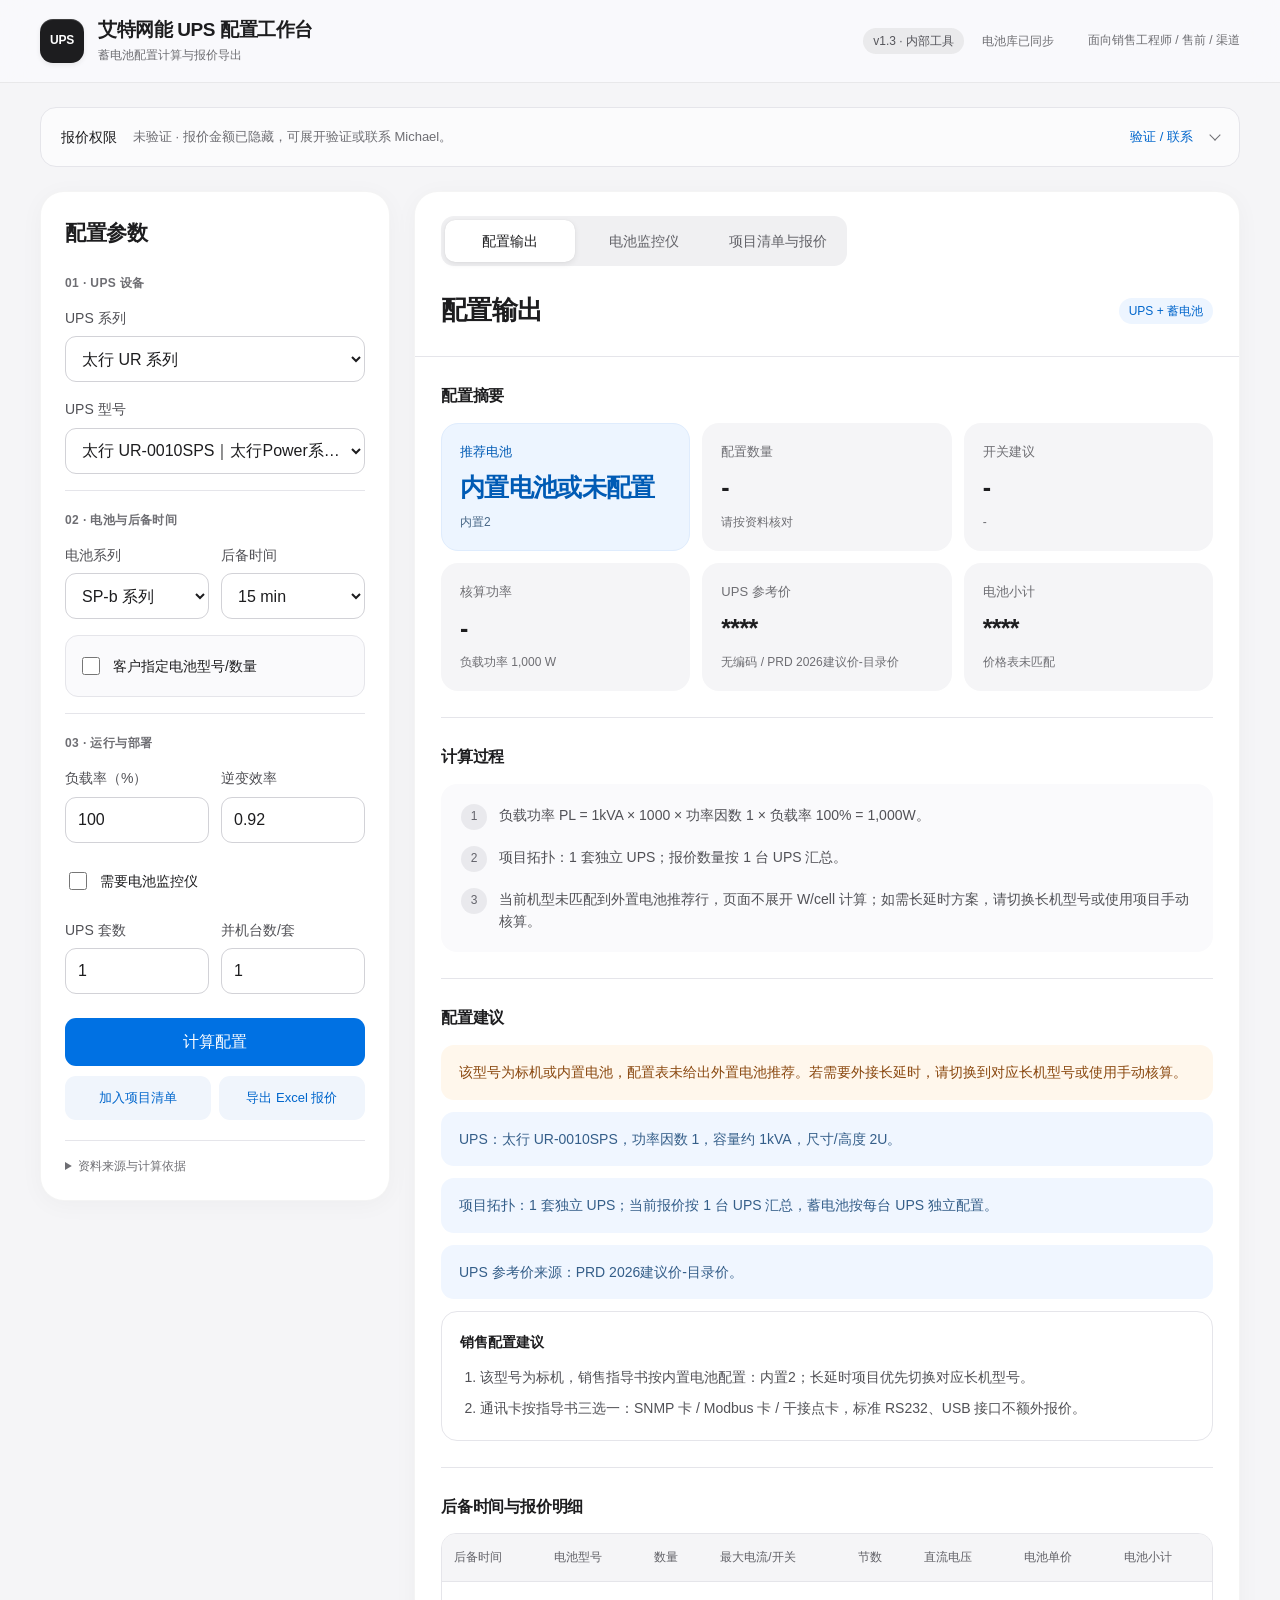
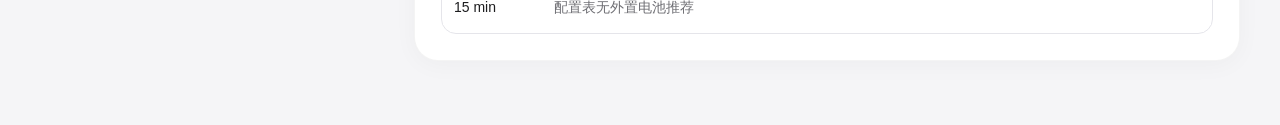
<file: index.html>
<!doctype html>
<html lang="zh-CN">
<head>
  <meta charset="utf-8">
  <meta name="viewport" content="width=device-width, initial-scale=1">
  <title>艾特网能 UPS 配置工作台</title>
  <meta name="theme-color" content="#f5f5f7">
  <meta name="description" content="艾特网能 UPS 配置工作台：蓄电池选型、后备时间核算、电池监控仪配置与 Excel 报价导出。">
  <link rel="stylesheet" href="assets/workspace.css">
</head>
<body>
  <header>
    <div class="wrap app-bar">
      <div class="brand">
        <div class="brand-mark">UPS</div>
        <div class="brand-text">
          <h1>艾特网能 UPS 配置工作台</h1>
          <p>蓄电池配置计算与报价导出</p>
        </div>
      </div>
      <div class="app-badges" aria-label="工具状态">
        <span class="pill">v1.3 · 内部工具</span>
        <span class="pill ok-pill">电池库已同步</span>
      </div>
      <div class="app-audience">面向销售工程师 / 售前 / 渠道</div>
    </div>
  </header>

  <main>
    <details class="auth-disclosure">
      <summary>
        <strong>报价权限</strong>
        <span class="auth-state" id="authState" aria-live="polite">未验证 · 报价金额已隐藏</span>
        <span class="disclosure-action">验证 / 联系</span>
      </summary>
    <section class="auth-panel" aria-label="报价权限验证">
      <div class="auth-copy">
        <span>验证手机号后，可查看并导出完整报价。申请权限或反馈建议，请联系 Michael。</span>
        <div class="contact-card">
          <button class="qr-thumb" id="openQrModal" type="button" aria-label="放大 Michael 微信二维码">
            <img src="assets/michael-wechat.jpg" alt="Michael 微信二维码">
          </button>
          <div>
            <b>联系开发者 Michael</b>
            <small>扫码申请权限或反馈建议</small>
          </div>
        </div>
      </div>
      <div class="auth-controls">
        <label>
          授权手机号
          <input id="authPhone" type="tel" inputmode="tel" placeholder="请输入已授权手机号">
        </label>
        <button class="secondary" id="authVerify" type="button">验证</button>
        <button class="secondary" id="authLogout" type="button">退出</button>
      </div>
    </section>
    </details>

    <div class="qr-modal" id="qrModal" hidden aria-hidden="true">
      <div class="qr-modal-card" role="dialog" aria-modal="true" aria-labelledby="qrModalTitle">
        <div class="qr-modal-head">
          <strong id="qrModalTitle">Michael 微信二维码</strong>
          <button class="qr-modal-close" id="closeQrModal" type="button" aria-label="关闭二维码弹窗">×</button>
        </div>
        <img src="assets/michael-wechat.jpg" alt="Michael 微信二维码放大图">
        <small>打开微信扫一扫，添加 Michael 申请完整功能权限或反馈建议。</small>
      </div>
    </div>

    <div class="qr-modal" id="batteryPickerModal" hidden aria-hidden="true">
      <div class="qr-modal-card" role="dialog" aria-modal="true" aria-labelledby="batteryPickerTitle">
        <div class="qr-modal-head">
          <strong id="batteryPickerTitle">选择电池型号</strong>
          <button class="qr-modal-close" id="closeBatteryPicker" type="button" aria-label="关闭电池选择窗口">×</button>
        </div>
        <label>
          电池分类
          <select id="batteryPickerFamily">
            <option value="sp">SP-b 系列</option>
            <option value="spg">SPG-b 系列</option>
            <option value="gbt">GBT 系列</option>
            <option value="gfmd">GFMD 2V 系列</option>
          </select>
        </label>
        <div class="battery-picker-list" id="batteryPickerList"></div>
        <small>选择后按客户指定数量反算预计后备时间，并将该电池带入报价。</small>
      </div>
    </div>

    <div class="grid">
      <section class="panel config-panel">
        <h2>配置参数</h2>
        <div class="form-grid">
          <fieldset class="form-section">
            <legend>01 · UPS 设备</legend>
            <div class="form-grid">
          <label>
            UPS 系列
            <select id="series"></select>
          </label>

          <label id="upsField">
            UPS 型号
            <select id="ups"></select>
          </label>

          <div id="umConfig" class="um-config" hidden>
            <div class="seg" aria-label="UM 配置模式">
              <button type="button" id="umModeModular" class="active" data-um-mode="modular">模块/机柜</button>
              <button type="button" id="umModeIntegrated" data-um-mode="integrated">一体化 UPS</button>
            </div>

            <div id="umModularFields" class="form-grid">
              <div class="two">
                <label>
                  功率模块
                  <select id="umModule"></select>
                </label>
                <label>
                  机柜
                  <select id="umCabinet"></select>
                </label>
              </div>
              <div class="two">
                <label>
                  模块数量
                  <input id="umModuleQty" type="number" min="1" step="1" value="1">
                </label>
                <label>
                  配置容量
                  <input id="umCapacity" type="text" value="-" readonly>
                </label>
              </div>
            </div>

            <div id="umIntegratedFields" class="form-grid" hidden>
              <label>
                一体化机框
                <select id="umIntegrated"></select>
              </label>
              <div class="two">
                <label>
                  功率模块
                  <select id="umIntegratedModule"></select>
                </label>
                <label>
                  模块数量
                  <input id="umIntegratedQty" type="number" min="1" step="1" value="1">
                </label>
              </div>
            </div>

            <div class="um-accessories">
              <label class="check-row">
                <input id="umSnmp" type="checkbox">
                SNMP 卡
              </label>
              <label>
                SNMP 数量
                <input id="umSnmpQty" type="number" min="0" step="1" value="1">
              </label>
              <label>
                LBS 线缆
                <select id="umLbs"></select>
              </label>
              <label>
                LBS 数量
                <input id="umLbsQty" type="number" min="0" step="1" value="0">
              </label>
              <label>
                并机线缆
                <select id="umParallel"></select>
              </label>
              <label>
                并机线数量
                <input id="umParallelQty" type="number" min="0" step="1" value="0">
              </label>
            </div>
          </div>

            </div>
          </fieldset>
          <fieldset class="form-section">
            <legend>02 · 电池与后备时间</legend>
            <div class="form-grid">
          <div class="two">
            <label>
              电池系列
              <select id="batterySeries">
                <option value="sp">SP-b 系列</option>
                <option value="gbt">GBT 系列</option>
                <option value="gfmd">GFMD 2V 系列</option>
                <option value="" hidden></option>
              </select>
            </label>
            <label>
              后备时间
              <select id="duration">
                <option value="15">15 min</option>
                <option value="30">30 min</option>
                <option value="45">45 min</option>
                <option value="60">60 min</option>
                <option value="120">120 min</option>
                <option value="180">180 min</option>
                <option value="240">240 min</option>
                <option value="300">300 min</option>
                <option value="360">360 min</option>
                <option value="" hidden></option>
              </select>
            </label>
          </div>

          <div class="custom-battery">
            <label class="check-row">
              <input id="customBatteryEnabled" type="checkbox">
              客户指定电池型号/数量
            </label>
            <div id="customBatteryFields" class="custom-battery-fields" hidden>
              <div class="custom-battery-summary">
                <div>
                  <strong id="customBatterySelected">未选择电池</strong>
                  <small id="customBatteryMeta">点击选择电池型号</small>
                </div>
                <button class="secondary" id="openBatteryPicker" type="button">选择电池</button>
              </div>
              <div class="two">
                <label>
                  单组节数
                  <input id="customBatteryCells" type="number" min="1" step="1" value="">
                </label>
                <label>
                  组数
                  <input id="customBatteryStrings" type="number" min="1" step="1" value="">
                </label>
              </div>
              <label>
                反算后备时间
                <input id="customBatteryRuntime" type="text" value="-" readonly>
              </label>
              <p class="source" id="customBatteryNote">指定型号时，页面会按单组节数和组数反算预计后备时间。</p>
            </div>
          </div>

            </div>
          </fieldset>
          <fieldset class="form-section">
            <legend>03 · 运行与部署</legend>
            <div class="form-grid">
          <div class="two">
            <label>
              负载率（%）
              <input id="loadRate" type="number" min="1" max="100" step="1" value="100">
            </label>
            <label>
              逆变效率
              <input id="efficiency" type="number" min="0.70" max="0.99" step="0.01" value="0.92">
            </label>
          </div>

          <label class="check-row">
            <input id="includeMonitor" type="checkbox">
            需要电池监控仪
          </label>

          <div class="two">
            <label>
              UPS 套数
              <input id="systemQty" type="number" min="1" step="1" value="1">
            </label>
            <label>
              并机台数/套
              <input id="parallelUnits" type="number" min="1" step="1" value="1">
            </label>
          </div>

            </div>
          </fieldset>
          <div class="config-actions">
          <button class="primary" id="apply">计算配置</button>
          <div class="compact-actions">
            <button class="secondary" id="addProjectItem" type="button">加入项目清单</button>
            <button class="secondary" id="exportQuote" type="button">导出 Excel 报价</button>
          </div>
          </div>
        </div>
        <details class="source-details">
          <summary>资料来源与计算依据</summary>
        <p class="source">资料来源：Drive 文件夹 “03】-UPS&供配电 / 销售配置指导 / 电池销售配置指导书”；UM 电池配置来自 “UPS蓄电池配置表（20181026）”，电池重量、容量和端子按 “07】-铅酸电池” SP-b / SPG-b / GFMD-B / GBT 彩页校准；价格按本地“价格”目录中的 UPS、电池、监控仪价格表带入。</p>
        </details>
      </section>

      <section class="panel output-panel">
        <div class="workspace-tabs" aria-label="工作区视图">
          <button class="active" type="button" data-workspace-tab="config">配置输出</button>
          <button type="button" data-workspace-tab="monitor">电池监控仪</button>
          <button type="button" data-workspace-tab="project">项目清单与报价</button>
        </div>
        <div class="panel-head output-heading">
          <h2>配置输出</h2>
          <span class="pill" id="outputMode">UPS + 蓄电池</span>
        </div>
        <div class="workspace-view" data-workspace-panel="config">
        <div class="result-block">
          <div class="result-title">
            <strong>配置摘要</strong>
          </div>
          <div class="summary config-summary">
          <div class="metric metric-featured">
            <span id="recBatteryLabel">推荐电池</span>
            <strong id="recBattery">-</strong>
            <small id="recDuration">-</small>
          </div>
          <div class="metric">
            <span>配置数量</span>
            <strong id="recQty">-</strong>
            <small id="dcVoltage">-</small>
          </div>
          <div class="metric">
            <span>开关建议</span>
            <strong id="recCurrent">-</strong>
            <small id="switchLevel">-</small>
          </div>
          <div class="metric">
            <span>核算功率</span>
            <strong id="powerNeed">-</strong>
            <small id="loadPower">-</small>
          </div>
          <div class="metric">
            <span>UPS 参考价</span>
            <strong id="upsPrice">-</strong>
            <small id="upsPriceNote">-</small>
          </div>
          <div class="metric">
            <span>电池小计</span>
            <strong id="batteryPrice">-</strong>
            <small id="batteryPriceNote">-</small>
          </div>
          </div>
        </div>

        <div class="result-block">
          <div class="result-title">
            <strong>计算过程</strong>
          </div>
          <div class="calc-process" id="calcProcess"></div>
        </div>

        <div class="result-block">
          <div class="result-title">
            <strong>配置建议</strong>
          </div>
          <div id="notes"></div>
          <div class="guide" id="salesAdvice">
            <strong>销售配置建议</strong>
            <ol id="salesAdviceList"></ol>
          </div>
        </div>

        <div id="umResult" class="um-result" hidden>
          <div class="summary">
            <div class="metric">
              <span>UM 容量</span>
              <strong id="umResultCapacity">-</strong>
              <small id="umResultMode">-</small>
            </div>
            <div class="metric">
              <span>机柜/机框</span>
              <strong id="umResultCabinet">-</strong>
              <small id="umResultCabinetPrice">-</small>
            </div>
            <div class="metric">
              <span>功率模块</span>
              <strong id="umResultModule">-</strong>
              <small id="umResultModulePrice">-</small>
            </div>
            <div class="metric">
              <span>UPS 合计</span>
              <strong id="umResultTotal">-</strong>
              <small id="umResultAccessoryTotal">-</small>
            </div>
          </div>
          <div class="table-wrap">
            <table>
              <thead>
                <tr>
                  <th>编码</th>
                  <th>型号</th>
                  <th>名称</th>
                  <th>数量</th>
                  <th>目录单价</th>
                  <th>目录小计</th>
                  <th>说明</th>
                </tr>
              </thead>
              <tbody id="umPriceBody"></tbody>
            </table>
          </div>
        </div>
        <div class="result-block">
          <div class="result-title">
            <strong>后备时间与报价明细</strong>
          </div>
          <div class="table-wrap">
          <table>
            <thead>
              <tr>
                <th>后备时间</th>
                <th>电池型号</th>
                <th>数量</th>
                <th>最大电流/开关</th>
                <th>节数</th>
                <th>直流电压</th>
                <th>电池单价</th>
                <th>电池小计</th>
              </tr>
            </thead>
            <tbody id="optionsBody"></tbody>
          </table>
          </div>
        </div>
        </div>

    <section class="manual advanced-manual" aria-hidden="true">
      <div class="panel">
        <h2>手动核算</h2>
        <div class="form-grid">
          <div class="two">
            <label>
              UPS 容量 VA
              <input id="manualVa" type="number" min="1" step="100" value="20000">
            </label>
            <label>
              功率因数
              <input id="manualPf" type="number" min="0.1" max="1" step="0.01" value="0.9">
            </label>
          </div>
          <div class="two">
            <label>
              单组电池节数 N
              <input id="manualCells" type="number" min="1" step="1" value="20">
            </label>
            <label>
              电池组数
              <input id="manualStrings" type="number" min="1" step="1" value="1">
            </label>
          </div>
          <div class="two">
            <label>
              逆变效率 η
              <input id="manualEff" type="number" min="0.70" max="0.99" step="0.01" value="0.92">
            </label>
            <label>
              单节电池电压
              <input id="manualBlockV" type="number" min="2" step="1" value="12">
            </label>
          </div>
          <button class="primary" id="manualCalc">手动计算</button>
        </div>
      </div>
      <div class="panel">
        <h2>手动结果</h2>
        <div class="summary" style="grid-template-columns: repeat(2, minmax(0, 1fr));">
          <div class="metric">
            <span>每单格所需恒功率</span>
            <strong id="manualW">-</strong>
            <small>W/cell</small>
          </div>
          <div class="metric">
            <span>最大放电电流</span>
            <strong id="manualI">-</strong>
            <small>按 1.75V/cell 截止</small>
          </div>
        </div>
        <div class="formula">W = PL / (N * 单格数 * η * 组数)<br>I = PL / (N * 1.75 * 单格数 * η * 组数)</div>
        <p class="source">PL = UPS 容量 × 功率因数 × 负载率。12V 电池按 6 个 2V 单格计算，2V 单体按 1 个单格计算。</p>
      </div>
    </section>

    <section class="workspace-view subsection" id="monitorSection" data-workspace-panel="monitor" hidden>
      <div class="panel-head">
        <h2>电池监控仪配置</h2>
        <span class="pill">已纳入报价</span>
      </div>
      <div class="guide">
        <strong>配置说明</strong>
        <ol>
          <li>先按 UPS 蓄电池结果确定“每组多少节、共有几组”。单体测量模块和测试线都是每节电池各 1 个。</li>
          <li>监控主机 SBMS-PBMS6000：12V 电池每台最多接 6 组且合计不超过 420 节；2V 单体每台 1 组且不超过 420 节。</li>
          <li>电池大小会影响极柱测试线规格，页面按推荐电池型号自动选择 M6/M8/M10；小容量或资料缺失型号会给出现场复核提示。</li>
          <li>每组电池配置 1 个电流模块和 1 个霍尔传感器。霍尔型号无需手动选择，页面会按分组最大电流自动向上取 100/200/400/600/800/1000A 档。</li>
          <li>只有现场线缆过粗、单个霍尔穿不过时，才把“每组霍尔数量”改为 2 个。</li>
          <li>HMI 显示屏、组电压模块、上门安装指导是选配项，可按项目要求勾选；目录价自动按 Drive 价格表带出。</li>
        </ol>
      </div>
      <div class="monitor-layout">
        <div class="form-grid">
          <div class="two">
            <label>
              单组电池节数
              <input id="monitorCells" type="number" min="1" step="1" value="20">
            </label>
            <label>
              电池组数
              <input id="monitorStrings" type="number" min="1" step="1" value="1">
            </label>
          </div>
          <div class="two">
            <label>
              单节电池电压
              <select id="monitorBlockV">
                <option value="12">12V 电池</option>
                <option value="2">2V 单体</option>
              </select>
            </label>
            <label>
              自动计算分组电流
              <input id="monitorCurrent" type="number" min="0" step="1" value="0" readonly>
            </label>
          </div>
          <div class="two">
            <label>
              极柱测试线
              <select id="monitorTerminal">
                <option value="M6">M6 / 88091147</option>
                <option value="M8">M8 / 88091148</option>
                <option value="M10">M10 / 88091149</option>
              </select>
            </label>
            <label>
              每组霍尔数量
              <select id="monitorHallPerString">
                <option value="1">1 个</option>
                <option value="2">2 个（线缆过粗）</option>
              </select>
            </label>
          </div>
          <p class="source" id="monitorBatteryInfo">电池型号：-</p>
          <label class="check-row">
            <input id="monitorHmi" type="checkbox" checked>
            选配 7 寸 HMI 显示屏
          </label>
          <label class="check-row">
            <input id="monitorVm" type="checkbox" checked>
            选配组电压监控模块
          </label>
          <label class="check-row">
            <input id="monitorService" type="checkbox">
            需要上门安装指导
          </label>
          <button class="primary" id="monitorCalc">计算监控仪配置</button>
          <p class="source">规则来源：SBMS 系列电池监控系统销售配置指导书 V202507；目录价来源：电池监控仪目录价 iTeaQ-2025-11-V1.0。</p>
        </div>

        <div>
          <div class="summary">
            <div class="metric">
              <span>监控主机</span>
              <strong id="monitorHost">-</strong>
              <small>SBMS-PBMS6000</small>
            </div>
            <div class="metric">
              <span>单体模块</span>
              <strong id="monitorCellModule">-</strong>
              <small id="monitorCellModuleType">-</small>
            </div>
            <div class="metric">
              <span>电流采集</span>
              <strong id="monitorCurrentModule">-</strong>
              <small id="monitorHall">-</small>
            </div>
            <div class="metric">
              <span>覆盖规模</span>
              <strong id="monitorTotalCells">-</strong>
              <small id="monitorCapacityNote">-</small>
            </div>
            <div class="metric">
              <span>目录价合计</span>
              <strong id="monitorPriceTotal">-</strong>
              <small>按 Drive 目录价自动带入</small>
            </div>
          </div>
          <div id="monitorNotes"></div>
          <div class="table-wrap">
            <table>
              <thead>
                <tr>
                  <th>编码</th>
                  <th>型号</th>
                  <th>名称</th>
                  <th>数量</th>
                  <th>目录单价</th>
                  <th>目录小计</th>
                  <th>说明</th>
                </tr>
              </thead>
              <tbody id="monitorBody"></tbody>
            </table>
          </div>
        </div>
      </div>
    </section>

    <section class="workspace-view subsection quote-project-view" data-workspace-panel="project" hidden>
      <div class="panel-head">
        <h2>项目清单</h2>
        <span class="pill" id="projectSummary">当前配置导出</span>
      </div>
      <p class="source">不同型号或多套 UPS 可逐项加入项目清单；清单为空时，导出使用当前配置。</p>
      <div class="table-wrap">
        <table>
          <thead>
            <tr>
              <th>项目项</th>
              <th>配置</th>
              <th>拓扑</th>
              <th>后备时间</th>
              <th>监控仪</th>
              <th>目录小计</th>
              <th>操作</th>
            </tr>
          </thead>
          <tbody id="projectBody"></tbody>
        </table>
      </div>
      <div class="action-row">
        <button class="secondary" id="clearProjectItems" type="button">清空项目清单</button>
      </div>
    </section>

    <section class="workspace-view subsection quote-project-view" data-workspace-panel="project" hidden>
      <h2>报价折扣与导出</h2>
      <p class="source">每个产品可单独填写折扣百分比；留空按 100% 目录价/参考价导出。</p>
      <div class="table-wrap">
        <table>
          <thead>
            <tr>
              <th>类别</th>
              <th>编码</th>
              <th>型号</th>
              <th>名称</th>
              <th>数量</th>
              <th>目录单价</th>
              <th>折扣 %</th>
              <th>折后单价</th>
              <th>折后小计</th>
            </tr>
          </thead>
          <tbody id="quoteDiscountBody"></tbody>
        </table>
      </div>
      <div class="action-row">
        <strong id="quoteDiscountTotal">折后合计 -</strong>
        <button class="secondary" id="exportQuoteBottom" type="button">导出 Excel 报价</button>
      </div>
    </section>
      </section>
    </div>
  </main>

  <script src="authorized-phones.js"></script>
  <script src="price-data.js"></script>
  <script src="battery-products-data.js"></script>
  <script src="um-battery-data.js"></script>
  <script src="gbt-battery-data.js"></script>
  <script src="analytics-config.js"></script>
  <script>
    window.UPS_ANALYTICS_CONFIG = window.UPS_ANALYTICS_CONFIG || {
      enabled: true,
      endpoint: "",
      mode: "cors",
      collectIp: false,
      ipEndpoint: "",
      debug: false,
      sampleRate: 1
    };
  </script>
  <script>
    const durations = ["15", "30", "45", "60", "120", "180", "240", "300", "360"];
    const hallSensors = [
      { limit: 100, code: "88091139", model: "SBMS-CS100EK1T5", desc: "霍尔传感器 0~±100A，Φ20mm" },
      { limit: 200, code: "88091140", model: "SBMS-CS200EK2T5", desc: "霍尔传感器 0~±200A，Φ40mm" },
      { limit: 400, code: "88091141", model: "SBMS-CS400EK2T5", desc: "霍尔传感器 0~±400A，Φ40mm" },
      { limit: 600, code: "88091142", model: "SBMS-CS600EK2T5", desc: "霍尔传感器 0~±600A，Φ40mm" },
      { limit: 800, code: "88091143", model: "SBMS-CS800EK2T5", desc: "霍尔传感器 0~±800A，Φ40mm" },
      { limit: 1000, code: "88091144", model: "SBMS-CS1000EK2T5", desc: "霍尔传感器 0~±1000A，Φ40mm" }
    ];

    const terminalCables = {
      M6: { code: "88091147", model: "SBMS-PBAT-C1-0-M6-30", desc: "O 型端，孔径 6mm，长度 30cm" },
      M8: { code: "88091148", model: "SBMS-PBAT-C1-0-M8-30", desc: "O 型端，孔径 8mm，长度 30cm" },
      M10: { code: "88091149", model: "SBMS-PBAT-C1-0-M10-30", desc: "O 型端，孔径 10mm，长度 30cm" }
    };

    const monitorCatalogPrices = {
      "88091156": 7340,
      "88091157": 5810,
      "88091138": 770,
      "88091139": 730,
      "88091140": 770,
      "88091141": 770,
      "88091142": 940,
      "88091143": 940,
      "88091144": 940,
      "88091145": 260,
      "88091146": 260,
      "88091147": 50,
      "88091148": 50,
      "88091149": 70,
      "88091150": 840
    };

    let currentMonitorBatteryModel = "";
    let currentMonitorTerminalNote = "";
    let currentMonitorQuoteLines = [];
    let currentQuote = { lines: [], notes: [] };
    let currentSalesAdvice = [];
    let currentCalculationSteps = [];
    let projectItems = [];
    let isPriceAuthorized = false;
    let activeWorkspaceTab = "config";
    let selectedCustomBatteryModel = "";
    let lockedBatterySeriesValue = "sp";
    let lockedDurationValue = "15";
    let analyticsConfigTimer = 0;
    let visitorIp = "";
    const AUTH_STORAGE_KEY = "ups-price-auth-hash";
    const ANALYTICS_QUEUE_KEY = "ups-analytics-queue";
    const ANALYTICS_CLIENT_KEY = "ups-analytics-client";
    const ANALYTICS_SESSION_KEY = "ups-analytics-session";
    const ANALYTICS_IP_KEY = "ups-analytics-ip";
    const quoteDiscounts = {};
    const UPS_PRICES = buildUpsPrices(window.UPS_PRICE_ROWS || []);
    const BATTERY_PRICES = buildBatteryPrices(window.BATTERY_PRICE_ROWS || []);
    const BATTERY_PRODUCTS = buildBatteryProducts(window.BATTERY_PRODUCT_ROWS || []);
    const UM_BATTERY_DATA = buildUmBatteryData(window.UM_BATTERY_ROWS || []);
    const GBT_POWER_DATA = buildGbtPowerData(window.GBT_BATTERY_POWER_ROWS || []);

    const DATA = {
      taixing: {
        name: "太行 UR 系列",
        rows: [
          row("太行 UR-0010SPS", "太行Power系列 1kVA 单进单出标机", 1, "内置2", "2U", {}),
          row("太行 UR-0010SPL", "太行Power系列 1kVA 单进单出长机", 1, "3", "2U", {
            sp: picks(["SP12-24b","1组*3节","35A(63A)"],["SP12-38b","1组*3节","35A(63A)"],["SP12-65b","1组*3节","35A(63A)"],["SP12-100b","1组*3节","35A(63A)"]),
            gbt: picks(["GBT12-24","1组*3节","35A(63A)"],["GBT12-38","1组*3节","35A(63A)"],["GBT12-65","1组*3节","35A(63A)"],["GBT12-100","1组*3节","35A(63A)"])
          }),
          row("太行 UR-0020SPS", "太行Power系列 2kVA 单进单出标机", 1, "内置4", "2U", {}),
          row("太行 UR-0020SPL", "太行Power系列 2kVA 单进单出长机", 1, "6", "2U", {
            sp: picks(["SP12-24b","1组*6节","35A(63A)"],["SP12-38b","1组*6节","35A(63A)"],["SP12-65b","1组*6节","35A(63A)"],["SP12-100b","1组*6节","35A(63A)"]),
            gbt: picks(["GBT12-24","1组*6节","35A(63A)"],["GBT12-38","1组*6节","35A(63A)"],["GBT12-65","1组*6节","35A(63A)"],["GBT12-100","1组*6节","35A(63A)"])
          }),
          row("太行 UR-0030SPS", "太行Power系列 3kVA 单进单出标机", 1, "内置6", "2U", {}),
          row("太行 UR-0030SPL", "太行Power系列 3kVA 单进单出长机", 1, "8", "2U", {
            sp: picks(["SP12-24b","1组*8节","39A(63A)"],["SP12-50b","1组*8节","39A(63A)"],["SP12-65b","1组*8节","39A(63A)"],["SP12-120b","1组*8节","39A(63A)"]),
            gbt: picks(["GBT12-38","1组*8节","39A(63A)"],["GBT12-38","1组*8节","39A(63A)"],["GBT12-65","1组*8节","39A(63A)"],["GBT12-120","1组*8节","39A(63A)"])
          }),
          row("太行 UR-0060SPL", "太行Power系列 6kVA 单进单出长机", 1, "16-20", "2U", {
            sp: picks(["SP12-24b","1组*16节","39A(63A)"],["SP12-38b","1组*18节","35A(63A)"],["SP12-65b","1组*16节","39A(63A)"],["SP12-100b","1组*18节","35A(63A)"]),
            gbt: picks(["GBT12-24","1组*18节","35A(63A)"],["GBT12-38","1组*18节","35A(63A)"],["GBT12-65","1组*16节","39A(63A)"],["GBT12-100","1组*18节","35A(63A)"])
          }),
          row("太行 UR-0100SPL", "太行Power系列 10kVA 单进单出长机", 1, "16-20", "2U", {
            sp: picks(["SP12-38b","1组*20节","52A(63A)"],["SP12-65b","1组*16节","65A(80A)"],["SP12-100b","1组*18节","58A(80A)"],["SP12-150b","1组*20节","52A(63A)"]),
            gbt: picks(["GBT12-38","1组*20节","52A(63A)"],["GBT12-65","1组*18节","58A(80A)"],["GBT12-100","1组*18节","58A(80A)"],["GBT12-150","1组*20节","52A(63A)"])
          }),
          row("太行 UR-0100NPL", "太行Power系列 10kVA 三进单出长机", 1, "16-20", "2U", {
            sp: picks(["SP12-38b","1组*20节","52A(63A)"],["SP12-65b","1组*20节","52A(63A)"],["SP12-100b","1组*20节","52A(63A)"],["SP12-150b","1组*20节","52A(63A)"]),
            gbt: picks(["GBT12-38","1组*20节","52A(63A)"],["GBT12-65","1组*20节","52A(63A)"],["GBT12-100","1组*20节","52A(63A)"],["GBT12-150","1组*20节","52A(63A)"])
          }, "PF：16-17节为0.8，18-19节为0.9，20节为1.0"),
          row("太行 UR-0150NPL", "太行Power系列 15kVA 三进单出长机", 1, "16-20", "2U", {
            sp: picks(["SP12-65b","1组*20节","78A(100A)"],["SP12-100b","1组*20节","78A(100A)"],["SP12-150b","1组*20节","78A(100A)"],["SP12-200b","1组*20节","78A(100A)"]),
            gbt: picks(["GBT12-65","1组*20节","78A(100A)"],["GBT12-80","1组*20节","78A(100A)"],["GBT12-150","1组*20节","78A(100A)"],["GBT12-200","1组*20节","78A(100A)"])
          }),
          row("太行 UR-0200NPL", "太行Power系列 20kVA 三进单出长机", 1, "16-20", "2U", {
            sp: picks(["SP12-65b","1组*20节","104A(125A)"],["SP12-120b","1组*20节","104A(125A)"],["SP12-200b","1组*20节","104A(125A)"],["SP12-150b","2组*20节","1*125A+2*125A"]),
            gbt: picks(["GBT12-70","1组*20节","104A(125A)"],["GBT12-120","1组*20节","104A(125A)"],["GBT12-200","1组*20节","104A(125A)"],["GBT12-150","2组*20节","1*125A+2*125A"])
          }),
          row("太行 UR-0100TPL", "太行Power系列 10kVA 三三/三单/单单长机", 0.9, "30-32-50", "3U", {
            sp: picks(["SP12-24b","1组*36节","26A(40A)"],["SP12-24b","1组*36节","26A(40A)"],["SP12-38b","1组*42节","22A(40A)"],["SP12-65b","1组*36节","26A(40A)"]),
            gbt: picks(["GBT12-17","1组*36节","26A(40A)"],["GBT12-24","1组*38节","25A(40A)"],["GBT12-50","1组*36节","26A(40A)"],["GBT12-65","1组*40节","23A(40A)"])
          }, "36节及以上不降额；32、34节降至90%；30节降至80%"),
          row("太行 UR-0150TPL", "太行Power系列 15kVA 三三/三单/单单长机", 0.9, "30-32-50", "3U", {
            sp: picks(["SP12-24b","1组*36节","39A(63A)"],["SP12-38b","1组*40节","35A(63A)"],["SP12-65b","1组*36节","29A(40A)"],["SP12-100b","1组*40节","35A(63A)"]),
            gbt: picks(["GBT12-24","1组*40节","35A(63A)"],["GBT12-38","1组*38节","37A(63A)"],["GBT12-65","1组*36节","39A(63A)"],["GBT12-100","1组*38节","37A(63A)"])
          }),
          row("太行 UR-0200TPL", "太行Power系列 20kVA 三三/三单/单单长机", 0.9, "30-32-50", "3U", {
            sp: picks(["SP12-24b","1组*42节","44A(63A)"],["SP12-50b","1组*40节","47A(63A)"],["SP12-65b","1组*44节","42A(63A)"],["SP12-150b","1组*36节","52A(63A)"]),
            gbt: picks(["GBT12-38","1组*36节","52A(63A)"],["GBT12-50","1组*40节","47A(63A)"],["GBT12-90","1组*38节","49A(63A)"],["GBT12-120","1组*42节","44A(63A)"])
          }),
          row("太行 UR-0300TPL", "太行Power系列 30kVA 三进三出长机", 0.9, "30-32-50", "3U", {
            sp: picks(["SP12-50b","1组*38节","74A(100A)"],["SP12-65b","1组*40节","70A(100A)"],["SP12-120b","1组*40节","70A(100A)"],["SP12-200b","1组*36节","78A(100A)"]),
            gbt: picks(["GBT12-50","1组*38节","74A(100A)"],["GBT12-70","1组*40节","70A(100A)"],["GBT12-120","1组*40节","70A(100A)"],["GBT12-200","1组*38节","74A(100A)"])
          }),
          row("太行 UR-0400TPL", "太行Power系列 40kVA 三进三出长机", 0.9, "30-32-50", "3U", {
            sp: picks(["SP12-65b","1组*36节","104A(125A)"],["SP12-100b","1组*40节","93A(125A)"],["SP12-150b","1组*42节","89A(125A)"],["SP12-250b","1组*42节","89A(125A)"]),
            gbt: picks(["GBT12-70","1组*36节","104A(125A)"],["GBT12-100","1组*38节","98A(125A)"],["GBT12-150","1组*42节","89A(125A)"],["GBT12-250","1组*42节","89A(125A)"])
          })
        ]
      },
      kunlun: {
        name: "昆仑 UE 系列",
        rows: [
          row("昆仑 UE-0010SPS", "昆仑Power系列 1kVA 单进单出标机", 1, "内置2", "145×283×220", {}),
          row("昆仑 UE-0010SPL", "昆仑Power系列 1kVA 单进单出长机", 1, "3", "145×283×220", {
            sp: picks(["SP12-24b","1组*3节","35A(63A)"],["SP12-38b","1组*3节","35A(63A)"],["SP12-65b","1组*3节","35A(63A)"],["SP12-100b","1组*3节","35A(63A)"]),
            gbt: picks(["GBT12-24","1组*3节","35A(63A)"],["GBT12-38","1组*3节","35A(63A)"],["GBT12-65","1组*3节","35A(63A)"],["GBT12-100","1组*3节","35A(63A)"])
          }),
          row("昆仑 UE-0020SPS", "昆仑Power系列 2kVA 单进单出标机", 1, "内置4", "145×395×220", {}),
          row("昆仑 UE-0020SPL", "昆仑Power系列 2kVA 单进单出长机", 1, "6", "145×395×220", {
            sp: picks(["SP12-24b","1组*6节","35A(63A)"],["SP12-38b","1组*6节","35A(63A)"],["SP12-65b","1组*6节","35A(63A)"],["SP12-100b","1组*6节","35A(63A)"]),
            gbt: picks(["GBT12-24","1组*6节","35A(63A)"],["GBT12-38","1组*6节","35A(63A)"],["GBT12-65","1组*6节","35A(63A)"],["GBT12-100","1组*6节","35A(63A)"])
          }),
          row("昆仑 UE-0030SPS", "昆仑Power系列 3kVA 单进单出标机", 1, "内置6", "145×395×220", {}),
          row("昆仑 UE-0030SPL", "昆仑Power系列 3kVA 单进单出长机", 1, "8", "145×395×220", {
            sp: picks(["SP12-24b","1组*8节","39A(63A)"],["SP12-50b","1组*8节","39A(63A)"],["SP12-65b","1组*8节","39A(63A)"],["SP12-120b","1组*8节","39A(63A)"]),
            gbt: picks(["GBT12-38","1组*8节","39A(63A)"],["GBT12-38","1组*8节","39A(63A)"],["GBT12-65","1组*8节","39A(63A)"],["GBT12-120","1组*8节","39A(63A)"])
          }),
          row("昆仑 UE-0060SPS", "昆仑Power系列 6kVA 单进单出标机", 1, "内置16", "190×395×320", {}),
          row("昆仑 UE-0060SPL", "昆仑Power系列 6kVA 单进单出长机", 1, "16-20", "190×395×320", {
            sp: picks(["SP12-24b","1组*16节","39A(63A)"],["SP12-38b","1组*18节","35A(63A)"],["SP12-65b","1组*16节","39A(63A)"],["SP12-100b","1组*18节","35A(63A)"]),
            gbt: picks(["GBT12-24","1组*18节","35A(63A)"],["GBT12-38","1组*18节","35A(63A)"],["GBT12-65","1组*16节","39A(63A)"],["GBT12-100","1组*18节","35A(63A)"])
          }),
          row("昆仑 UE-0100SPS", "昆仑Power系列 10kVA 单进单出标机", 1, "内置16", "190×395×320", {}),
          row("昆仑 UE-0100SPL", "昆仑Power系列 10kVA 单进单出长机", 1, "16-20", "190×395×320", {
            sp: picks(["SP12-38b","1组*20节","52A(63A)"],["SP12-65b","1组*16节","65A(80A)"],["SP12-100b","1组*18节","58A(80A)"],["SP12-150b","1组*20节","52A(63A)"]),
            gbt: picks(["GBT12-38","1组*20节","52A(63A)"],["GBT12-65","1组*18节","58A(80A)"],["GBT12-100","1组*18节","58A(80A)"],["GBT12-150","1组*20节","52A(63A)"])
          }),
          row("昆仑 UE-0100NPL", "昆仑Power系列 10kVA 三进单出长机", 1, "16-20", "190×660×330", {
            sp: picks(["SP12-38b","1组*20节","52A(63A)"],["SP12-65b","1组*20节","52A(63A)"],["SP12-100b","1组*20节","52A(63A)"],["SP12-150b","1组*20节","52A(63A)"]),
            gbt: picks(["GBT12-38","1组*20节","52A(63A)"],["GBT12-65","1组*20节","52A(63A)"],["GBT12-100","1组*20节","52A(63A)"],["GBT12-150","1组*20节","52A(63A)"])
          }, "PF：16-17节为0.8，18-19节为0.9，20节为1.0"),
          row("昆仑 UE-0150NPL", "昆仑Power系列 15kVA 三进单出长机", 1, "16-20", "190×660×330", {
            sp: picks(["SP12-65b","1组*20节","78A(100A)"],["SP12-100b","1组*20节","78A(100A)"],["SP12-150b","1组*20节","78A(100A)"],["SP12-200b","1组*20节","78A(100A)"]),
            gbt: picks(["GBT12-65","1组*20节","78A(100A)"],["GBT12-80","1组*20节","78A(100A)"],["GBT12-150","1组*20节","78A(100A)"],["GBT12-200","1组*20节","78A(100A)"])
          }),
          row("昆仑 UE-0200NPL", "昆仑Power系列 20kVA 三进单出长机", 1, "16-20", "190×660×330", {
            sp: picks(["SP12-65b","1组*20节","104A(125A)"],["SP12-120b","1组*20节","104A(125A)"],["SP12-200b","1组*20节","104A(125A)"],["SP12-150b","2组*20节","1*125A+2*125A"]),
            gbt: picks(["GBT12-70","1组*20节","104A(125A)"],["GBT12-120","1组*20节","104A(125A)"],["GBT12-200","1组*20节","104A(125A)"],["GBT12-150","2组*20节","1*125A+2*125A"])
          }),
          row("昆仑 UE-0100TPL", "昆仑Power系列 10kVA 三进三出长机", 0.9, "30-32-50", "3U", {
            sp: picks(["SP12-24b","1组*36节","26A(40A)"],["SP12-24b","1组*36节","26A(40A)"],["SP12-38b","1组*42节","22A(40A)"],["SP12-65b","1组*36节","26A(40A)"]),
            gbt: picks(["GBT12-17","1组*36节","26A(40A)"],["GBT12-24","1组*38节","25A(40A)"],["GBT12-50","1组*36节","26A(40A)"],["GBT12-65","1组*40节","23A(40A)"])
          }, "36节及以上不降额；32、34节降至90%；30节降至80%"),
          row("昆仑 UE-0150TPL", "昆仑Power系列 15kVA 三进三出长机", 0.9, "30-32-50", "3U", {
            sp: picks(["SP12-24b","1组*36节","39A(63A)"],["SP12-38b","1组*40节","35A(63A)"],["SP12-65b","1组*36节","29A(40A)"],["SP12-100b","1组*40节","35A(63A)"]),
            gbt: picks(["GBT12-24","1组*40节","35A(63A)"],["GBT12-38","1组*38节","37A(63A)"],["GBT12-65","1组*36节","39A(63A)"],["GBT12-100","1组*38节","37A(63A)"])
          }, "36节及以上不降额；32、34节降至90%；30节降至80%"),
          row("昆仑 UE-0200TPL", "昆仑Power系列 20kVA 三进三出长机", 0.9, "30-32-50", "3U", {
            sp: picks(["SP12-24b","1组*42节","44A(63A)"],["SP12-50b","1组*40节","47A(63A)"],["SP12-65b","1组*44节","42A(63A)"],["SP12-150b","1组*36节","52A(63A)"]),
            gbt: picks(["GBT12-38","1组*36节","52A(63A)"],["GBT12-50","1组*40节","47A(63A)"],["GBT12-90","1组*38节","49A(63A)"],["GBT12-120","1组*42节","44A(63A)"])
          }, "36节及以上不降额；32、34节降至90%；30节降至80%"),
          row("昆仑 UE-0300TPL", "昆仑Power系列 30kVA 三进三出长机", 0.9, "30-32-50", "3U", {
            sp: picks(["SP12-50b","1组*38节","74A(100A)"],["SP12-65b","1组*40节","70A(100A)"],["SP12-120b","1组*40节","70A(100A)"],["SP12-200b","1组*36节","78A(100A)"]),
            gbt: picks(["GBT12-50","1组*38节","74A(100A)"],["GBT12-70","1组*40节","70A(100A)"],["GBT12-120","1组*40节","70A(100A)"],["GBT12-200","1组*38节","74A(100A)"])
          }, "36节及以上不降额；32、34节降至90%；30节降至80%"),
          row("昆仑 UE-0400TPL", "昆仑Power系列 40kVA 三进三出长机", 0.9, "30-32-50", "3U", {
            sp: picks(["SP12-65b","1组*36节","104A(125A)"],["SP12-100b","1组*40节","93A(125A)"],["SP12-150b","1组*42节","89A(125A)"],["SP12-250b","1组*42节","89A(125A)"]),
            gbt: picks(["GBT12-70","1组*36节","104A(125A)"],["GBT12-100","1组*38节","98A(125A)"],["GBT12-150","1组*42节","89A(125A)"],["GBT12-250","1组*42节","89A(125A)"])
          }, "36节及以上不降额；32、34节降至90%；30节降至80%"),
          row("昆仑 UE-0600TPL", "昆仑Power系列 60kVA 三进三出长机", 0.9, "30-32-50", "250×868×862", {
            sp: picks(["SP12-100b","1组*38节","147A(160A)"],["SP12-150b","1组*40节","140A(160A)"],["SP12-250b","1组*38节","147A(160A)"],["SP12-200b","2组*36节","1*160A+2*160A"]),
            gbt: picks(["GBT12-100","1组*38节","147A(160A)"],["GBT12-150","1组*36节","155A(160A)"],["GBT12-250","1组*38节","147A(160A)"],["GBT12-200","2组*38节","1*160A+2*160A"])
          }),
          row("昆仑 UE-0800TPL", "昆仑Power系列 80kVA 三进三出长机", 0.9, "30-32-50", "440×885×1200", {
            sp: picks(["SP12-120b","1组*42节","177A(200A)"],["SP12-200b","1组*36节","207A(250A)"],["SP12-250b","1组*50节","149A(160A)"],["SP12-250b","2组*42节","1*200A+2*200A"]),
            gbt: picks(["GBT12-120","1组*44节","169A(200A)"],["GBT12-200","1组*40节","186A(200A)"],["GBT12-250","1组*50节","149A(200A)"],["GBT12-250","2组*42节","1*200A+2*200A"])
          }),
          row("昆仑 UE-1000TPL", "昆仑Power系列 100kVA 三进三出长机", 0.9, "30-32-50", "440×885×1200", {
            sp: picks(["SP12-150b","1组*42节","222A(250A)"],["SP12-250b","1组*40节","233A(250A)"],["SP12-200b","2组*36节","1*320A+2*320A"],["SP12-250b","3组*36节","1*320A+3*160A"]),
            gbt: picks(["GBT12-150","1组*42节","222A(250A)"],["GBT12-250","1组*40节","233A(250A)"],["GBT12-200","2组*40节","1*250A+2*250A"],["GBT12-250","3组*36节","1*320A+3*160A"])
          }),
          row("昆仑 UE-1200TPL", "昆仑Power系列 120kVA 三进三出长机", 0.9, "30-32-50", "440×885×1200", {
            sp: picks(["SP12-200b","1组*36节","311A(320A)"],["SP12-250b","1组*48节","233A(250A)"],["SP12-250b","2组*38节","1*320A+2*320A"],["SP12-250b","3组*42节","1*320A+3*160A"]),
            gbt: picks(["GBT12-200","1组*40节","280A(320A)"],["GBT12-250","1组*46节","243A(250A)"],["GBT12-250","2组*38节","1*320A+2*320A"],["GBT12-250","3组*42节","1*320A+3*160A"])
          }),
          row("昆仑 UE-1600TPL", "昆仑Power系列 160kVA 三进三出长机", 0.9, "30-32-50", "440×885×1200", {
            sp: picks(["SP12-200b","1组*46节","324A(400A)"],["SP12-200b","2组*36节","1*500A+2*500A"],["SP12-250b","2组*50节","1*320A+2*320A"],["SP12-250b","4组*42节","1*400A+4*160A"]),
            gbt: picks(["GBT12-250","1组*44节","339A(400A)"],["GBT12-200","2组*40节","1*400A+2*400A"],["GBT12-250","2组*50节","1*320A+2*320A"],["GBT12-250","4组*42节","1*400A+4*160A"])
          }),
          row("昆仑 UE-2000TPL", "昆仑Power系列 200kVA 三进三出长机", 0.9, "30-32-50", "530×890×1300", {
            sp: picks(["SP12-150b","2组*42节","1*500A+2*500A"],["SP12-250b","2组*40节","1*500A+2*500A"],["SP12-250b","3组*42节","1*500A+3*250A"],["SPG12890b","4组*50节","1*400A+4*160A"]),
            gbt: picks(["GBT12-200","2组*36节","1*630A+2*630A"],["GBT12-250","2组*40节","1*500A+2*500A"],["GBT12-250","3组*42节","1*500A+3*250A"],["SPG12890b","4组*50节","1*400A+4*160A"])
          })
        ]
      },
      qilian: {
        name: "祁连 UM 系列",
        type: "um",
        batteryRange: "32-44 / 30-50",
        modules: [
          umModule("m25", 25, "祁连 UM-0250TFL-M", "01020386", "25kVA 功率模块，新版", 65000),
          umModule("m25li", 25, "祁连 UM-0250TFL-M-Li", "01021077", "25kVA 功率模块，锂电池版", 68250, true),
          umModule("m30", 30, "祁连 UM-0300TFL-M", "01020387", "30kVA 功率模块，新版", 66730),
          umModule("m30li", 30, "祁连 UM-0300TFL-M-Li", "01021079", "30kVA 功率模块，锂电池版", 76810, true),
          umModule("m50", 50, "祁连 UM-0500TFL-M", "01021107", "50kVA 功率模块，新版", 82690),
          umModule("m50li", 50, "祁连 UM-0500TFL-M-Li", "01021081", "50kVA 功率模块，锂电池版", 86820, true),
          umModule("m100", 100, "祁连 UM-1000TFL-M", "01021115", "100kVA 功率模块", 149500)
        ],
        cabinets: [
          umCabinet("c25-125ff", 25, 5, "祁连 UM-1250TFL-FF", "01021054", "125kVA 机柜，四开关，新版", 93750, "四开关"),
          umCabinet("c25-125ff-li", 25, 5, "祁连 UM-1250TFL-FF-Li", "01021078", "125kVA 机柜，四开关，锂电池版", 107840, "四开关", true),
          umCabinet("c30-180fs", 30, 6, "祁连 UM-1800TFL-FS/3", "01021039", "180kVA 机柜，只含维修旁路开关，新版", 123600, "维修旁路"),
          umCabinet("c30-300ff", 30, 10, "祁连 UM-3000TFL-FF/3", "01021157", "300kVA 机框，四开关，下进线", 185400, "四开关，下进线"),
          umCabinet("c30-180fs-li", 30, 6, "祁连 UM-1800TFL-FS/3-Li", "01021080", "180kVA 机柜，只含维修旁路开关，锂电池版", 143790, "维修旁路", true),
          umCabinet("c50-200fs", 50, 4, "祁连 UM-2000TAL-FS/5-1", "01020389", "200kVA 标配机柜，维修旁路，下进线", 140000, "维修旁路，下进线"),
          umCabinet("c50-200fs-t", 50, 4, "祁连 UM-2000TAL-FS/5-1-T", "01021105", "200kVA 标配机柜，维修旁路，上进线", 146670, "维修旁路，上进线"),
          umCabinet("c50-200ff", 50, 4, "祁连 UM-2000TAL-FF/5-1", "01021114", "200kVA 机柜，四开关，下走线", 163330, "四开关，下走线"),
          umCabinet("c50-300fs", 50, 6, "祁连 UM-3000TAL-FS/5-1", "01020390", "300kVA 标配机柜，维修旁路，下进线", 169170, "维修旁路，下进线"),
          umCabinet("c50-300fs-t", 50, 6, "祁连 UM-3000TAL-FS/5-1-T", "01021106", "300kVA 标配机柜，维修旁路，上进线", 175680, "维修旁路，上进线"),
          umCabinet("c50-300ff", 50, 6, "祁连 UM-3000TAL-FF/5-1", "01021108", "300kVA 机柜，四开关，下走线", 195200, "四开关，下走线"),
          umCabinet("c50-400ff-h", 50, 8, "祁连 UM-4000TAL-FF/5-1", "01020391", "400kVA 满配机柜，四开关，高效型", 265940, "四开关，高效型"),
          umCabinet("c50-500ff-h", 50, 10, "祁连 UM-5000TAL-FF/5-1", "01020392", "500kVA 满配机柜，四开关，高效型", 297220, "四开关，高效型"),
          umCabinet("c50-600ff-h", 50, 12, "祁连 UM-6000TAL-FF/5-1", "01020393", "600kVA 满配机柜，四开关，高效型", 373330, "四开关，高效型"),
          umCabinet("c50-800ff", 50, 16, "祁连 UM-8000TAL-FF/5-1", "01021063", "800kVA 满配机柜，四开关", 621020, "四开关"),
          umCabinet("c50-400ff-s", 50, 8, "祁连 UM-4000TAL-FF/5-1", "01020401", "400kVA 满配机柜，四开关，标准型", 233590, "四开关，标准型"),
          umCabinet("c50-500ff-s", 50, 10, "祁连 UM-5000TAL-FF/5-1", "01020402", "500kVA 满配机柜，四开关，标准型", 265150, "四开关，标准型"),
          umCabinet("c50-600ff-s", 50, 12, "祁连 UM-6000TAL-FF/5-1", "01020403", "600kVA 满配机柜，四开关，标准型", 327980, "四开关，标准型"),
          umCabinet("c50-200fs-li", 50, 4, "祁连 UM-2000TAL-FS/5-1-Li", "01021082", "200kVA 机柜，维修旁路，锂电池版", 163330, "维修旁路", true),
          umCabinet("c50-300fs-li", 50, 6, "祁连 UM-3000TAL-FS/5-1-Li", "01021083", "300kVA 机柜，维修旁路，锂电池版", 202220, "维修旁路", true),
          umCabinet("c50-400ff-li", 50, 8, "祁连 UM-4000TAL-FF/5-1-Li", "01021084", "400kVA 机柜，四开关，锂电池版", 350370, "四开关", true),
          umCabinet("c50-500ff-li", 50, 10, "祁连 UM-5000TAL-FF/5-1-Li", "01021085", "500kVA 机柜，四开关，锂电池版", 391110, "四开关", true),
          umCabinet("c50-600ff-li", 50, 12, "祁连 UM-6000TAL-FF/5-1-Li", "01021086", "600kVA 机柜，四开关，锂电池版", 456300, "四开关", true),
          umCabinet("c50-800ff-li", 50, 16, "祁连 UM-8000TAL-FF/5-1-Li", "01021087", "800kVA 机柜，四开关，锂电池版", 717040, "四开关", true),
          umCabinet("c100-600fs", 100, 6, "祁连 UM-6000TFL-FS/100", "01021116", "600kVA 机柜，100kVA 模块用，维修旁路，上进线", 327000, "维修旁路，上进线"),
          umCabinet("c100-600ff", 100, 6, "祁连 UM-6000TFL-FF/100", "01021117", "600kVA 满配机柜，100kVA 模块用，四开关，上进线", 353330, "四开关，上进线")
        ],
        integrated: [
          umIntegrated("i125-d-1100", "祁连 UM-1250TFL-D", "01021044", "125kVA 一体化 UPS，双路输入 ATS，1100mm，新版", 329320),
          umIntegrated("i125-s-1100", "祁连 UM-1250TFL-S", "01021045", "125kVA 一体化 UPS，单路输入 MCCB，1100mm，新版", 277720),
          umIntegrated("i125-d-1200", "祁连 UM-1250TFL-D", "01021127", "125kVA 一体化 UPS，双路输入 ATS，1200mm 深", 334910),
          umIntegrated("i125-s-1200", "祁连 UM-1250TFL-S", "01021128", "125kVA 一体化 UPS，单路输入 MCCB，1200mm 深", 283320),
          umIntegrated("i125-dg-1200", "祁连 UM-1250TFL-D-G", "01021130", "125kVA 一体化 UPS，双路输入 ATS，1200mm 深，国产开关", 263260),
          umIntegrated("i125-sg-1200", "祁连 UM-1250TFL-S-G", "01021129", "125kVA 一体化 UPS，单路输入 MCCB，1200mm 深，国产开关", 211890),
          umIntegrated("i125-sg-1100", "祁连 UM-1250TFL-S-G", "01021072", "125kVA 一体化 UPS，单路输入 MCCB，1100mm，国产开关", 206290),
          umIntegrated("i125-d-li-1200", "祁连 UM-1250TFL-D-Li", "01021133", "125kVA 一体化 UPS，双路输入 ATS，1200mm，锂电版", 419120, true),
          umIntegrated("i125-s-li-1200", "祁连 UM-1250TFL-S-Li", "01021134", "125kVA 一体化 UPS，单路输入 MCCB，1200mm，锂电版", 354210, true),
          umIntegrated("i125-sg-li-1200", "祁连 UM-1250TFL-S-G-Li", "01021135", "125kVA 一体化 UPS，单路输入 MCCB，1200mm，国产开关锂电版", 264910, true),
          umIntegrated("i125-dg-li-1200", "祁连 UM-1250TFL-D-G-Li", "01021136", "125kVA 一体化 UPS，双路输入 ATS，1200mm，国产开关锂电版", 329440, true),
          umIntegrated("i125-d-li-1100", "祁连 UM-1250TFL-D-Li", "01021088", "125kVA 一体化 UPS，双路输入 ATS，1100mm，新版锂电池版", 412110, true),
          umIntegrated("i125-s-li-1100", "祁连 UM-1250TFL-S-Li", "01021089", "125kVA 一体化 UPS，单路输入 MCCB，1100mm，新版锂电池版", 347230, true)
        ],
        accessories: {
          snmp: { code: "01020400", model: "UE/UM SNMP 卡", name: "SNMP 卡", price: 5040, desc: "UE/UM SNMP 卡" },
          lbs: [
            { code: "01020397", model: "UE/UM 5mLBS 线", name: "5m LBS 线缆", price: 340 },
            { code: "01020398", model: "UE/UM 10mLBS 线", name: "10m LBS 线缆", price: 490 },
            { code: "01020399", model: "UE/UM 15mLBS 线", name: "15m LBS 线缆", price: 670 }
          ],
          parallel: [
            { code: "01020394", model: "UE/UM 5m 并机线", name: "5m 并机线缆", price: 480 },
            { code: "01020395", model: "UE/UM 10m 并机线", name: "10m 并机线缆", price: 820 },
            { code: "01020396", model: "UE/UM 15m 并机线", name: "15m 并机线缆", price: 1240 },
            { code: "01021042", model: "UE/UM 20m 并机线", name: "20m 并机线缆，F 版", price: 1640 }
          ]
        }
      }
    };

    function normalizeUpsModel(model) {
      return String(model || "").trim().toUpperCase().replace(/\s+/g, "");
    }

    function buildUpsPrices(rows) {
      return rows.reduce((acc, [model, code, price, source]) => {
        const key = normalizeUpsModel(model);
        if (key) acc[key] = { model, code, price: Number(price || 0), source };
        return acc;
      }, {});
    }

    function buildBatteryPrices(rows) {
      return rows.reduce((acc, [model, code, price, source]) => {
        const key = normalizeBatteryModel(model);
        if (key) acc[key] = { model, code, price: Number(price || 0), source };
        return acc;
      }, {});
    }

    function getUpsPrice(model) {
      return UPS_PRICES[normalizeUpsModel(model)];
    }

    function getBatteryPrice(model) {
      return BATTERY_PRICES[normalizeBatteryModel(model)];
    }

    function row(model, desc, pf, battery, height, recommendations, note = "") {
      const priceInfo = getUpsPrice(model);
      return {
        model,
        desc,
        pf,
        battery,
        height,
        recommendations,
        note,
        kva: modelKva(model),
        code: priceInfo?.code || "",
        price: priceInfo?.price || 0,
        priceSource: priceInfo?.source || ""
      };
    }

    function umModule(id, kva, model, code, desc, price, lithium = false) {
      return { id, kva, model, code, desc, price, lithium };
    }

    function umCabinet(id, moduleKva, maxModules, model, code, desc, price, switchConfig, lithium = false) {
      return { id, moduleKva, maxModules, capacity: moduleKva * maxModules, model, code, desc, price, switchConfig, lithium };
    }

    function umIntegrated(id, model, code, desc, price, lithium = false) {
      return { id, model, code, desc, price, lithium, moduleKvas: [25, 30], capacity: 125 };
    }

    function picks(a, b, c, d) {
      return { 15: a ? pick(a) : undefined, 30: b ? pick(b) : undefined, 60: c ? pick(c) : undefined, 120: d ? pick(d) : undefined };
    }

    function pick(parts) {
      return { battery: parts[0], qty: parts[1], current: parts[2] };
    }

    function recQtyParts(rec) {
      if (!rec) return { strings: 0, cells: 0 };
      if (rec.cells && rec.strings) return { strings: Number(rec.strings), cells: Number(rec.cells) };
      return parseQty(rec.qty);
    }

    function recQtyText(rec, strings, cells) {
      const unit = rec?.blockV === 2 || String(rec?.qty || "").includes("只") ? "只" : "节";
      return `${strings}组*${cells}${unit}`;
    }

    function cloneDurationRec(rec, duration, sourceDuration, strings) {
      const baseParts = recQtyParts(rec);
      const next = { ...rec };
      if (baseParts.cells && strings) {
        next.strings = strings;
        next.cells = rec.cells || baseParts.cells;
        next.qty = recQtyText(rec, strings, baseParts.cells);
      }
      next.targetDuration = String(duration);
      next.sourceDuration = String(sourceDuration);
      next.estimatedDuration = true;
      if (Number(sourceDuration) > Number(duration)) {
        next.durationMode = "cover";
        next.durationNote = `${duration} 分钟暂无单独配置行，当前采用 ${sourceDuration} 分钟配置保守覆盖。`;
      } else {
        next.durationMode = "scaled";
        next.durationNote = `${duration} 分钟暂无原厂配置行，当前按 ${sourceDuration} 分钟配置等比例增加并联组数估算；报价前需结合项目放电曲线和电池柜数量复核。`;
      }
      return next;
    }

    function getDurationRec(recSet, duration) {
      if (!recSet) return undefined;
      const key = String(duration);
      if (recSet[key]) return recSet[key];
      const target = Number(duration);
      const available = Object.keys(recSet)
        .filter(item => recSet[item] && Number.isFinite(Number(item)))
        .map(Number)
        .sort((a, b) => a - b);
      if (!available.length || !Number.isFinite(target)) return undefined;

      const upper = available.find(item => item > target);
      if (upper) return cloneDurationRec(recSet[String(upper)], key, String(upper), recQtyParts(recSet[String(upper)]).strings);

      const lower = [...available].reverse().find(item => item < target);
      if (!lower) return undefined;
      const base = recSet[String(lower)];
      const parts = recQtyParts(base);
      if (!parts.cells || !parts.strings) return undefined;
      const strings = Math.max(parts.strings, Math.ceil(parts.strings * target / lower));
      return cloneDurationRec(base, key, String(lower), strings);
    }

    function recDurationLabel(rec, duration) {
      if (rec?.custom) return `预计后备 ${formatRuntime(rec.runtimeMinutes)}`;
      if (!rec?.estimatedDuration) return `${duration} 分钟推荐`;
      if (rec.durationMode === "cover") return `${duration} 分钟｜采用 ${rec.sourceDuration} 分钟配置`;
      return `${duration} 分钟｜按 ${rec.sourceDuration} 分钟配置估算`;
    }

    function normalizeBatteryModel(model) {
      let normalized = String(model || "").trim().toUpperCase();
      if (!normalized) return "";
      normalized = normalized.replace(/\s+/g, "");
      if (/^SP12-\d+$/.test(normalized)) normalized += "B";
      if (/^SP12-245B?$/.test(normalized)) return "SP12-250B";
      if (/^SPG12\d+$/.test(normalized)) normalized += "B";
      normalized = normalized.replace(/^(GFMD-\d+)C$/, "$1B");
      return normalized;
    }

    function buildBatteryProducts(rows) {
      return rows.reduce((acc, row) => {
        const [model, series, blockV, capacityAh, weightKg, terminal, aliases = []] = row;
        const product = { model, series, blockV, capacityAh, weightKg, terminal };
        [model, ...aliases].forEach(alias => {
          const key = normalizeBatteryModel(alias);
          if (key) acc[key] = product;
        });
        return acc;
      }, {});
    }

    function getBatteryProduct(model) {
      return BATTERY_PRODUCTS[normalizeBatteryModel(model)];
    }

    function allBatteryProducts() {
      const rows = window.BATTERY_PRODUCT_ROWS || [];
      return rows.map(row => ({
        model: row[0],
        series: row[1],
        blockV: row[2],
        capacityAh: row[3],
        weightKg: row[4],
        terminal: row[5]
      }));
    }

    function selectedCustomBatteryProduct() {
      return getBatteryProduct(selectedCustomBatteryModel) || allBatteryProducts()[0];
    }

    function batteryFamilyLabel(series) {
      return ({ sp: "SP-b", spg: "SPG-b", gbt: "GBT", gfmd: "GFMD 2V" })[series] || series;
    }

    function buildUmBatteryData(rows) {
      return rows.reduce((acc, row) => {
        const [profile, series, capacity, duration, battery, cells, strings, currentA, blockV, capacityAh, weightKg] = row;
        const product = getBatteryProduct(battery);
        const priceInfo = getBatteryPrice(product?.model || battery);
        acc[profile] ??= {};
        acc[profile][series] ??= {};
        acc[profile][series][capacity] ??= {};
        acc[profile][series][capacity][duration] = {
          battery: product?.model || battery,
          cells,
          strings,
          currentA,
          blockV: product?.blockV || blockV,
          capacityAh: product?.capacityAh || capacityAh,
          weightKg: product?.weightKg || weightKg,
          terminal: product?.terminal || "",
          code: priceInfo?.code || "",
          price: priceInfo?.price || 0,
          priceSource: priceInfo?.source || "",
          qty: `${strings}组*${cells}${blockV === 2 ? "只" : "节"}`,
          current: `${formatNumber(currentA, 1)}A`
        };
        return acc;
      }, {});
    }

    function buildGbtPowerData(rows) {
      return rows.map(([model, capacityAh, weightKg, power]) => ({
        model,
        capacityAh,
        weightKg,
        power
      })).sort((a, b) => a.capacityAh - b.capacityAh);
    }

    function getGbtPowerAtDuration(item, duration) {
      const target = Number(duration);
      const exact = Number(item.power?.[duration]);
      if (Number.isFinite(exact) && exact > 0) return exact;
      const points = Object.entries(item.power || {})
        .map(([minutes, power]) => ({ minutes: Number(minutes), power: Number(power) }))
        .filter(point => Number.isFinite(point.minutes) && Number.isFinite(point.power) && point.power > 0)
        .sort((a, b) => a.minutes - b.minutes);
      if (!points.length || !Number.isFinite(target)) return 0;

      const upperIndex = points.findIndex(point => point.minutes > target);
      if (upperIndex > 0) {
        const lower = points[upperIndex - 1];
        const upper = points[upperIndex];
        return interpolateLogPower(lower, upper, target);
      }
      if (upperIndex === 0) return points[0].power;
      if (points.length >= 2) {
        const lower = points[points.length - 2];
        const upper = points[points.length - 1];
        return interpolateLogPower(lower, upper, target);
      }
      return points[0].power;
    }

    function interpolateLogPower(lower, upper, target) {
      const slope = (Math.log(upper.power) - Math.log(lower.power)) / (Math.log(upper.minutes) - Math.log(lower.minutes));
      return Math.exp(Math.log(lower.power) + slope * (Math.log(target) - Math.log(lower.minutes)));
    }

    function estimateGbtRuntime(model, requiredW) {
      const gbt = GBT_POWER_DATA.find(item => normalizeBatteryModel(item.model) === normalizeBatteryModel(model));
      const points = Object.entries(gbt?.power || {})
        .map(([minutes, power]) => ({ minutes: Number(minutes), power: Number(power) }))
        .filter(point => Number.isFinite(point.minutes) && Number.isFinite(point.power) && point.power > 0)
        .sort((a, b) => a.minutes - b.minutes);
      if (!points.length || !Number.isFinite(requiredW) || requiredW <= 0) return undefined;

      let lower = points[0];
      let upper = points[1] || points[0];
      for (let index = 0; index < points.length - 1; index += 1) {
        const a = points[index];
        const b = points[index + 1];
        if (requiredW <= a.power && requiredW >= b.power) {
          lower = a;
          upper = b;
          break;
        }
      }
      if (requiredW > points[0].power && points.length >= 2) {
        lower = points[0];
        upper = points[1];
      }
      if (requiredW < points[points.length - 1].power && points.length >= 2) {
        lower = points[points.length - 2];
        upper = points[points.length - 1];
      }

      const slope = (Math.log(upper.minutes) - Math.log(lower.minutes)) / (Math.log(upper.power) - Math.log(lower.power));
      const minutes = Math.exp(Math.log(lower.minutes) + slope * (Math.log(requiredW) - Math.log(lower.power)));
      return Math.max(1, Math.min(720, minutes));
    }

    function formatRuntime(minutes) {
      if (!Number.isFinite(minutes) || minutes <= 0) return "-";
      if (minutes < 60) return `${formatNumber(minutes, 0)} min`;
      const hours = Math.floor(minutes / 60);
      const rest = Math.round(minutes % 60);
      return rest ? `${hours}小时${rest}分钟` : `${hours}小时`;
    }

    function modelKva(model) {
      const match = model.match(/-(\d{4})/);
      if (!match) return 0;
      return Number(match[1]) / 10;
    }

    function getSelectedRow() {
      const seriesKey = document.querySelector("#series").value;
      const model = document.querySelector("#ups").value;
      return DATA[seriesKey].rows?.find(item => item.model === model);
    }

    function formatNumber(value, digits = 1) {
      if (!Number.isFinite(value)) return "-";
      return new Intl.NumberFormat("zh-CN", { maximumFractionDigits: digits }).format(value);
    }

    function analyticsConfig() {
      const config = window.UPS_ANALYTICS_CONFIG || {};
      return {
        enabled: config.enabled !== false,
        endpoint: String(config.endpoint || "").trim(),
        mode: config.mode === "no-cors" ? "no-cors" : "cors",
        collectIp: config.collectIp === true,
        ipEndpoint: String(config.ipEndpoint || "").trim(),
        debug: Boolean(config.debug),
        sampleRate: Math.max(0, Math.min(1, Number(config.sampleRate ?? 1) || 0)),
        maxQueue: Math.max(20, Number(config.maxQueue || 120)),
        batchSize: Math.max(1, Number(config.batchSize || 10))
      };
    }

    function storageGet(key, fallback = "") {
      try {
        return localStorage.getItem(key) || fallback;
      } catch (error) {
        return fallback;
      }
    }

    function storageSet(key, value) {
      try {
        localStorage.setItem(key, value);
      } catch (error) {
        if (analyticsConfig().debug) console.warn("analytics storage failed", error);
      }
    }

    function analyticsId() {
      if (crypto.randomUUID) return crypto.randomUUID();
      return `${Date.now()}-${Math.random().toString(16).slice(2)}`;
    }

    function analyticsClientId() {
      let id = storageGet(ANALYTICS_CLIENT_KEY);
      if (!id) {
        id = analyticsId();
        storageSet(ANALYTICS_CLIENT_KEY, id);
      }
      return id;
    }

    async function initVisitorIp() {
      const config = analyticsConfig();
      visitorIp = storageGet(ANALYTICS_IP_KEY);
      if (!config.collectIp || !config.ipEndpoint) return;
      const controller = new AbortController();
      const timer = setTimeout(() => controller.abort(), 1500);
      try {
        const response = await fetch(config.ipEndpoint, { cache: "no-store", signal: controller.signal });
        if (!response.ok) return;
        const data = await response.json();
        const ip = String(data.ip || data.query || "").trim();
        if (ip) {
          visitorIp = ip;
          storageSet(ANALYTICS_IP_KEY, ip);
        }
      } catch (error) {
        if (config.debug) console.warn("analytics ip lookup failed", error);
      } finally {
        clearTimeout(timer);
      }
    }

    function analyticsSessionId() {
      let id = "";
      try {
        id = sessionStorage.getItem(ANALYTICS_SESSION_KEY) || "";
        if (!id) {
          id = analyticsId();
          sessionStorage.setItem(ANALYTICS_SESSION_KEY, id);
        }
      } catch (error) {
        id = analyticsClientId();
      }
      return id;
    }

    function readAnalyticsQueue() {
      try {
        const rows = JSON.parse(localStorage.getItem(ANALYTICS_QUEUE_KEY) || "[]");
        return Array.isArray(rows) ? rows : [];
      } catch (error) {
        return [];
      }
    }

    function writeAnalyticsQueue(rows) {
      const config = analyticsConfig();
      storageSet(ANALYTICS_QUEUE_KEY, JSON.stringify(rows.slice(-config.maxQueue)));
    }

    function sanitizedAnalyticsPayload(payload) {
      return JSON.parse(JSON.stringify(payload || {}, (_key, value) => {
        if (value === undefined || typeof value === "function") return undefined;
        if (typeof value === "number" && !Number.isFinite(value)) return undefined;
        return value;
      }));
    }

    function currentAnalyticsContext() {
      const customProduct = selectedCustomBatteryProduct?.();
      const base = {
        series: document.querySelector("#series")?.value || "",
        upsModel: document.querySelector("#ups")?.value || "",
        batterySeries: customBatteryEnabled() ? "" : currentBatterySeriesValue(),
        durationMin: customBatteryEnabled() ? "" : currentDurationValue(),
        loadRate: Number(document.querySelector("#loadRate")?.value || 0),
        efficiency: Number(document.querySelector("#efficiency")?.value || 0),
        systemQty: systemQty(),
        parallelUnits: parallelUnits(),
        totalUpsUnits: totalUpsUnits(),
        includeMonitor: monitorIncluded(),
        customBatteryEnabled: customBatteryEnabled(),
        priceAuthorized: canViewPrices(),
        projectItemCount: projectItems.length,
        workspaceTab: activeWorkspaceTab
      };
      if (isUmSelected()) {
        const selection = getUmSelection();
        base.upsModel = `${selection.modeText} ${selection.capacity}kVA`;
        base.umMode = selection.mode;
        base.umModuleKva = selection.module.kva;
        base.umModuleQty = selection.qty;
        base.umCapacityKva = selection.capacity;
      }
      if (customBatteryEnabled()) {
        base.customBattery = {
          model: customProduct?.model || "",
          series: customProduct?.series || "",
          blockV: customProduct?.blockV || "",
          capacityAh: customProduct?.capacityAh || "",
          cells: Number(document.querySelector("#customBatteryCells")?.value || 0),
          strings: Number(document.querySelector("#customBatteryStrings")?.value || 0),
          runtime: document.querySelector("#customBatteryRuntime")?.value || ""
        };
      }
      return base;
    }

    async function flushAnalyticsQueue(useBeacon = false) {
      const config = analyticsConfig();
      if (!config.enabled || !config.endpoint) return;
      const queue = readAnalyticsQueue();
      if (!queue.length) return;
      const events = queue.slice(0, config.batchSize);
      const body = JSON.stringify({ source: "ups-config-static", events });
      const removeSent = () => {
        const sent = new Set(events.map(event => event.id));
        writeAnalyticsQueue(readAnalyticsQueue().filter(event => !sent.has(event.id)));
      };
      if (useBeacon && navigator.sendBeacon) {
        const ok = navigator.sendBeacon(config.endpoint, new Blob([body], { type: "text/plain;charset=UTF-8" }));
        if (ok) removeSent();
        return;
      }
      try {
        const response = await fetch(config.endpoint, {
          method: "POST",
          mode: config.mode,
          headers: { "Content-Type": "text/plain;charset=UTF-8" },
          body,
          keepalive: body.length < 60000
        });
        if (response.ok || response.type === "opaque") removeSent();
      } catch (error) {
        if (config.debug) console.warn("analytics upload failed", error);
      }
    }

    function trackEvent(name, payload = {}, options = {}) {
      const config = analyticsConfig();
      if (!config.enabled || Math.random() > config.sampleRate) return;
      const now = new Date();
      const timeZone = Intl.DateTimeFormat().resolvedOptions().timeZone || "";
      const event = {
        id: analyticsId(),
        name,
        timestamp: now.toISOString(),
        localDate: now.toLocaleDateString("zh-CN"),
        localTime: now.toLocaleTimeString("zh-CN", { hour12: false }),
        timeZone,
        clientId: analyticsClientId(),
        sessionId: analyticsSessionId(),
        authHash: storageGet(AUTH_STORAGE_KEY),
        page: {
          path: location.pathname,
          query: location.search,
          referrer: document.referrer || "",
          title: document.title
        },
        device: {
          language: navigator.language || "",
          platform: navigator.platform || "",
          viewport: `${window.innerWidth}x${window.innerHeight}`,
          screen: `${screen.width}x${screen.height}`,
          touch: navigator.maxTouchPoints > 0,
          ip: visitorIp || storageGet(ANALYTICS_IP_KEY)
        },
        payload: sanitizedAnalyticsPayload(payload)
      };
      writeAnalyticsQueue([...readAnalyticsQueue(), event]);
      if (config.debug) console.log("analytics event", event);
      if (options.immediate || readAnalyticsQueue().length >= config.batchSize) {
        flushAnalyticsQueue(Boolean(options.beacon));
      }
    }

    function scheduleConfigAnalytics(reason = "change") {
      clearTimeout(analyticsConfigTimer);
      analyticsConfigTimer = setTimeout(() => {
        trackEvent("configuration_changed", { reason, config: currentAnalyticsContext() });
      }, 900);
    }

    window.trackUpsQuoteEvent = trackEvent;
    window.flushUpsQuoteAnalytics = flushAnalyticsQueue;

    function canViewPrices() {
      return isPriceAuthorized;
    }

    function maskPrice(value = "****") {
      return canViewPrices() ? value : "****";
    }

    function formatMoney(value) {
      if (!canViewPrices()) return "****";
      if (!Number.isFinite(value) || value <= 0) return "-";
      return `¥${new Intl.NumberFormat("zh-CN", { maximumFractionDigits: 2 }).format(value)}`;
    }

    function quoteLine(code, model, name, qty, price, desc, source = "") {
      const amount = Number(price || 0) * Number(qty || 0);
      return { code: code || "", model, name, qty, price: Number(price || 0), amount, desc, source };
    }

    function cloneQuoteLine(line, qty = line.qty) {
      return quoteLine(line.code, line.model, line.name, qty, line.price, line.desc, line.source);
    }

    function scaleQuoteLine(line, multiplier) {
      if (!line) return undefined;
      return cloneQuoteLine(line, Number(line.qty || 0) * multiplier);
    }

    function getBatteryQty(rec) {
      if (!rec) return 0;
      if (rec.totalQty) return Number(rec.totalQty);
      if (rec.cells && rec.strings) return rec.cells * rec.strings;
      const qty = parseQty(rec.qty);
      return qty.cells * qty.strings;
    }

    function getBatteryPriceLine(rec, multiplier = 1) {
      if (!rec) return undefined;
      const product = getBatteryProduct(rec.battery);
      const model = product?.model || rec.battery;
      const priceInfo = getBatteryPrice(model);
      const price = Number(rec.price || priceInfo?.price || 0);
      const qty = getBatteryQty(rec) * Math.max(1, multiplier);
      return quoteLine(
        rec.code || priceInfo?.code || "",
        model,
        "蓄电池",
        qty,
        price,
        `${rec.qty}${multiplier > 1 ? ` × ${multiplier}台 UPS` : ""}；${product?.blockV || rec.blockV || 12}V / ${product?.capacityAh || rec.capacityAh || "-"}Ah${rec.estimatedDuration ? `；${recDurationLabel(rec, rec.targetDuration || currentDurationValue())}` : ""}`,
        rec.priceSource || priceInfo?.source || ""
      );
    }

    function setPriceSummary(upsLine, batteryLine, extraLines = []) {
      const upsTotal = [upsLine, ...extraLines].filter(Boolean).reduce((sum, line) => sum + line.amount, 0);
      document.querySelector("#upsPrice").textContent = formatMoney(upsTotal);
      document.querySelector("#upsPriceNote").textContent = upsLine?.price
        ? `${upsLine.code || "无编码"} / ${upsLine.source || "价格表"}`
        : "价格表未匹配";

      document.querySelector("#batteryPrice").textContent = formatMoney(batteryLine?.amount || 0);
      document.querySelector("#batteryPriceNote").textContent = batteryLine?.price
        ? `${batteryLine.qty} 支 × ${formatMoney(batteryLine.price)}`
        : "价格表未匹配";
    }

    function renderSalesAdvice(items) {
      currentSalesAdvice = items.filter(Boolean);
      const box = document.querySelector("#salesAdvice");
      const list = document.querySelector("#salesAdviceList");
      box.hidden = currentSalesAdvice.length === 0;
      list.innerHTML = currentSalesAdvice.map(item => `<li>${escapeExcel(item)}</li>`).join("");
    }

    function batterySwitchAdvice(rec) {
      if (!rec) return "";
      const cells = rec.cells || parseQty(rec.qty).cells;
      const strings = rec.strings || parseQty(rec.qty).strings;
      const voltage = switchVoltage(rec.blockV === 2 ? Math.ceil(cells / 6) : cells);
      const current = rec.current || `${formatNumber(rec.currentA || 0, 1)}A`;
      const branch = strings >= 2 ? "；多组并联时，分组开关/汇流盒容量不低于分组最大电流，销售指导书公式为 I分=I总/(组数-1)" : "";
      return `电池开关按单组节数选择电压等级：≤20节选 250VDC，20~36节选 500VDC，38节及以上选 750VDC；当前建议 ${voltage}，最大电流/开关参考 ${current}${branch}。`;
    }

    function standardAdviceForRow(row, rec) {
      const model = row.model;
      const advice = [];
      const isRack = model.includes("UR");
      const isTower = model.includes("UE");
      const isTpl = model.includes("TPL");
      const isNpl = model.includes("NPL");
      const isSmall = /-(00[123]0|0060|0100)SP[SL]$/.test(model) || isNpl;

      if (rec) {
        advice.push(rec.durationNote || `按销售配置表当前后备时间推荐 ${rec.battery}，${rec.qty}；如项目指定其他后备时间，以表内对应列为准。`);
        advice.push(batterySwitchAdvice(rec));
      } else if (String(row.battery).includes("内置")) {
        advice.push(`该型号为标机，销售指导书按内置电池配置：${row.battery}；长延时项目优先切换对应长机型号。`);
      }

      if (row.note) advice.push(row.note);
      if (isSmall) {
        advice.push("通讯卡按指导书三选一：SNMP 卡 / Modbus 卡 / 干接点卡，标准 RS232、USB 接口不额外报价。");
      }
      if (isTpl) {
        advice.push("TPL 机型最多支持 4 台并机；采用并机架构时，并机线按设备台数配置成环，线长按现场布局选择 3m / 5m / 10m。");
        advice.push("TPL 机型通讯卡按指导书二选一：SNMP 卡或干接点卡；10~40kVA TPL 自带 Modbus，另可选电池温度补偿线和塔架互转支架。");
      }
      if (isTower && /UE-(0[68]00|1000|1200|1600|1800|2000)TPL/.test(model)) {
        advice.push("60kVA 及以上昆仑 UE TPL 可按指导书选 LBS 线缆，常用长度 5m / 10m / 15m。");
      }
      if (isRack && /UR-(0300|0400)TPL/.test(model)) {
        advice.push("UR 30/40kVA 销售指导书建议配套 POD 配电插框使用，POD 含主路输入、旁路输入、输出及维修旁路开关。");
      }
      if (isRack && /UR-(0060|0100)SPL/.test(model)) {
        advice.push("UR 6/10kVA SPL 可配 16~20 节电池，默认 16 节；SPL 自带 1m 电池连接线。");
      }
      if (isRack && /UR-(0020|0030)SPL/.test(model)) {
        advice.push("UR 2/3kVA SPL 可按指导书选机架式电池包，电池包最多 6 组并联，电池包自带 0.5m 并联线。");
      }
      return advice;
    }

    function priceKey(line) {
      return line.code || line.model;
    }

    function parseQty(qty) {
      const match = String(qty || "").match(/(\d+)组\*(\d+)(?:节|只)?/);
      if (!match) return { strings: 0, cells: 0 };
      return { strings: Number(match[1]), cells: Number(match[2]) };
    }

    function switchVoltage(cells) {
      if (!cells) return "-";
      if (cells <= 20) return "250VDC";
      if (cells <= 36) return "500VDC";
      return "750VDC";
    }

    function isUmSelected() {
      return document.querySelector("#series").value === "qilian";
    }

    function normalizeAuthPhone(phone) {
      let digits = String(phone || "").replace(/\D/g, "");
      if (digits.length === 13 && digits.startsWith("86")) digits = digits.slice(2);
      return digits;
    }

    async function sha256Hex(text) {
      const bytes = new TextEncoder().encode(text);
      const hash = await crypto.subtle.digest("SHA-256", bytes);
      return Array.from(new Uint8Array(hash)).map(byte => byte.toString(16).padStart(2, "0")).join("");
    }

    function authHashes() {
      return Array.isArray(window.AUTHORIZED_PHONE_HASHES) ? window.AUTHORIZED_PHONE_HASHES : [];
    }

    function setAuthState(authorized, message = "") {
      isPriceAuthorized = authorized;
      document.querySelector("#authState").textContent = message || (authorized
        ? "已授权：目录价、折扣和合计金额可见。"
        : "未验证 · 报价金额已隐藏，可展开验证或联系 Michael。");
      document.querySelector("#authPhone").value = authorized ? "已授权" : "";
      document.querySelector("#authPhone").disabled = authorized;
      document.querySelector("#authVerify").disabled = authorized;
    }

    function initAuth() {
      const savedHash = localStorage.getItem(AUTH_STORAGE_KEY);
      if (savedHash && authHashes().includes(savedHash)) {
        setAuthState(true);
      } else {
        localStorage.removeItem(AUTH_STORAGE_KEY);
        setAuthState(false);
      }
      document.querySelector("#authVerify").addEventListener("click", verifyAuthPhone);
      document.querySelector("#authPhone").addEventListener("keydown", event => {
        if (event.key === "Enter") verifyAuthPhone();
      });
      document.querySelector("#authLogout").addEventListener("click", () => {
        trackEvent("auth_logout", {}, { immediate: true });
        localStorage.removeItem(AUTH_STORAGE_KEY);
        setAuthState(false);
        populateUps();
      });
    }

    function initQrModal() {
      const modal = document.querySelector("#qrModal");
      const openButton = document.querySelector("#openQrModal");
      const closeButton = document.querySelector("#closeQrModal");

      function openModal() {
        modal.hidden = false;
        modal.setAttribute("aria-hidden", "false");
        trackEvent("wechat_qr_opened", { location: "auth_panel" }, { immediate: true });
        closeButton.focus();
      }

      function closeModal() {
        modal.hidden = true;
        modal.setAttribute("aria-hidden", "true");
        openButton.focus();
      }

      openButton.addEventListener("click", openModal);
      closeButton.addEventListener("click", closeModal);
      modal.addEventListener("click", event => {
        if (event.target === modal) closeModal();
      });
      document.addEventListener("keydown", event => {
        if (event.key === "Escape" && !modal.hidden) closeModal();
      });
    }

    function initBatteryPicker() {
      const modal = document.querySelector("#batteryPickerModal");
      const openButton = document.querySelector("#openBatteryPicker");
      const closeButton = document.querySelector("#closeBatteryPicker");
      const family = document.querySelector("#batteryPickerFamily");

      function openModal() {
        const selectedFamily = selectedCustomBatteryProduct()?.series || currentBatterySeriesValue();
        family.value = selectedFamily === "spg" ? "spg" : selectedFamily;
        renderBatteryPickerList();
        modal.hidden = false;
        modal.setAttribute("aria-hidden", "false");
        family.focus();
      }

      function closeModal() {
        modal.hidden = true;
        modal.setAttribute("aria-hidden", "true");
        openButton.focus();
      }

      document.querySelector("#customBatteryEnabled").addEventListener("change", () => {
        if (customBatteryEnabled()) {
          syncCustomBatteryDefaults();
          syncPrimaryBatteryControlsLock(true);
        } else {
          syncPrimaryBatteryControlsLock(false);
          syncCustomBatteryDefaults();
        }
        trackEvent("custom_battery_toggled", {
          enabled: customBatteryEnabled(),
          config: currentAnalyticsContext()
        });
        calculate();
      });
      ["customBatteryCells", "customBatteryStrings"].forEach(id => {
        document.querySelector(`#${id}`).addEventListener("input", () => {
          calculate();
          scheduleConfigAnalytics(id);
        });
      });
      openButton.addEventListener("click", openModal);
      closeButton.addEventListener("click", closeModal);
      family.addEventListener("change", renderBatteryPickerList);
      modal.addEventListener("click", event => {
        if (event.target === modal) closeModal();
      });
      document.addEventListener("keydown", event => {
        if (event.key === "Escape" && !modal.hidden) closeModal();
      });
      renderBatteryPickerList();
    }

    function renderBatteryPickerList() {
      const family = document.querySelector("#batteryPickerFamily").value;
      const products = allBatteryProducts().filter(item => item.series === family);
      document.querySelector("#batteryPickerList").innerHTML = products.map(product => `
        <button class="battery-picker-item" type="button" data-model="${product.model}">
          <strong>${product.model}</strong>
          <small>${batteryFamilyLabel(product.series)}｜${product.blockV}V / ${product.capacityAh}Ah${product.weightKg ? `｜约 ${formatNumber(product.weightKg, 1)}kg` : ""}</small>
        </button>
      `).join("");
      document.querySelectorAll(".battery-picker-item").forEach(button => {
        button.addEventListener("click", () => {
          selectedCustomBatteryModel = button.dataset.model;
          document.querySelector("#batteryPickerModal").hidden = true;
          document.querySelector("#batteryPickerModal").setAttribute("aria-hidden", "true");
          syncCustomBatteryDefaults(false);
          trackEvent("custom_battery_selected", {
            model: selectedCustomBatteryModel,
            family: document.querySelector("#batteryPickerFamily").value,
            config: currentAnalyticsContext()
          }, { immediate: true });
          calculate();
          document.querySelector("#openBatteryPicker").focus();
        });
      });
    }

    function customBatteryEnabled() {
      return document.querySelector("#customBatteryEnabled")?.checked || false;
    }

    function currentBatterySeriesValue() {
      return document.querySelector("#batterySeries").value || lockedBatterySeriesValue || "sp";
    }

    function currentDurationValue() {
      return document.querySelector("#duration").value || lockedDurationValue || "15";
    }

    function syncPrimaryBatteryControlsLock(locked) {
      const series = document.querySelector("#batterySeries");
      const duration = document.querySelector("#duration");
      if (locked) {
        if (series.value) lockedBatterySeriesValue = series.value;
        if (duration.value) lockedDurationValue = duration.value;
        series.value = "";
        duration.value = "";
        series.disabled = true;
        duration.disabled = true;
        return;
      }
      series.disabled = false;
      duration.disabled = false;
      series.value = lockedBatterySeriesValue || "sp";
      duration.value = lockedDurationValue || "15";
    }

    function syncCustomBatteryDefaults(fillEmpty = true) {
      const fields = document.querySelector("#customBatteryFields");
      fields.hidden = !customBatteryEnabled();
      const defaultRec = isUmSelected() ? getUmBatteryRec(getUmSelection()) : getDurationRec(getSelectedRow()?.recommendations?.[currentBatterySeriesValue()] || {}, currentDurationValue());
      if (!selectedCustomBatteryModel && defaultRec?.battery) selectedCustomBatteryModel = defaultRec.battery;
      if (!selectedCustomBatteryModel) {
        const family = currentBatterySeriesValue();
        selectedCustomBatteryModel = allBatteryProducts().find(item => item.series === family)?.model || allBatteryProducts()[0]?.model || "";
      }
      const product = selectedCustomBatteryProduct();
      const defaultQty = recQtyParts(defaultRec);
      if (fillEmpty && !document.querySelector("#customBatteryCells").value) document.querySelector("#customBatteryCells").value = defaultQty.cells || (product?.blockV === 2 ? 192 : 40);
      if (fillEmpty && !document.querySelector("#customBatteryStrings").value) document.querySelector("#customBatteryStrings").value = defaultQty.strings || 1;
      document.querySelector("#customBatterySelected").textContent = product?.model || "未选择电池";
      document.querySelector("#customBatteryMeta").textContent = product ? `${batteryFamilyLabel(product.series)}｜${product.blockV}V / ${product.capacityAh}Ah` : "点击选择电池型号";
    }

    function getCustomBatteryRec(loadPowerW, efficiency, defaultRec) {
      if (!customBatteryEnabled()) return undefined;
      syncCustomBatteryDefaults(false);
      const product = selectedCustomBatteryProduct();
      if (!product) return undefined;

      const cells = Math.max(1, Math.floor(Number(document.querySelector("#customBatteryCells").value || recQtyParts(defaultRec).cells || 1)));
      const strings = Math.max(1, Math.floor(Number(document.querySelector("#customBatteryStrings").value || recQtyParts(defaultRec).strings || 1)));
      const effectiveTotal = cells * strings;
      const cellPerBlock = product.blockV / 2;
      const requiredW = loadPowerW / Math.max(1, cells * cellPerBlock * efficiency * strings);
      const currentA = loadPowerW / Math.max(1, cells * 1.75 * cellPerBlock * efficiency * strings);
      const priceInfo = getBatteryPrice(product.model);
      const gbtRuntime = product.series === "gbt" ? estimateGbtRuntime(product.model, requiredW) : undefined;
      const nominalRuntime = product.series === "gbt" ? undefined : (product.capacityAh * product.blockV * cells * strings * efficiency / Math.max(1, loadPowerW) * 60);
      const runtimeMinutes = gbtRuntime || nominalRuntime;
      const runtimeNote = product.series === "gbt"
        ? `客户指定 ${product.model}，${strings}组×${cells}节，共 ${effectiveTotal} 支，按 GBT 恒功率曲线反算预计后备 ${formatRuntime(runtimeMinutes)}；报价前请按厂家放电表复核。`
        : `客户指定 ${product.model}，${strings}组×${cells}节，共 ${effectiveTotal} 支，当前按标称容量法粗估预计后备 ${formatRuntime(runtimeMinutes)}；SP/GFMD 高倍率放电需按厂家放电表复核。`;

      document.querySelector("#customBatteryRuntime").value = formatRuntime(runtimeMinutes);
      document.querySelector("#customBatteryNote").textContent = runtimeNote;

      return {
        battery: product.model,
        qty: recQtyText({ blockV: product.blockV }, strings, cells),
        totalQty: effectiveTotal,
        current: `${formatNumber(currentA, 1)}A`,
        cells,
        strings,
        currentA,
        blockV: product.blockV,
        capacityAh: product.capacityAh,
        weightKg: product.weightKg,
        terminal: product.terminal || "",
        code: priceInfo?.code || "",
        price: priceInfo?.price || 0,
        priceSource: priceInfo?.source || "",
        requiredW,
        runtimeMinutes,
        custom: true,
        durationNote: runtimeNote
      };
    }

    async function verifyAuthPhone() {
      const phone = normalizeAuthPhone(document.querySelector("#authPhone").value);
      if (!phone) {
        setAuthState(false, "请输入授权手机号。如需使用完整功能，请联系开发者 Michael，对项目有建议请加微信，感谢您的反馈。");
        return;
      }
      const hash = await sha256Hex(phone);
      if (authHashes().includes(hash)) {
        localStorage.setItem(AUTH_STORAGE_KEY, hash);
        setAuthState(true);
        trackEvent("auth_success", { authHash: hash }, { immediate: true });
        populateUps();
      } else {
        localStorage.removeItem(AUTH_STORAGE_KEY);
        setAuthState(false, "手机号未授权：目录价将显示为 ****。如需使用完整功能，请联系开发者 Michael，对项目有建议请加微信，感谢您的反馈。");
        trackEvent("auth_failed", {}, { immediate: true });
      }
    }

    function monitorIncluded() {
      return document.querySelector("#includeMonitor")?.checked || false;
    }

    function systemQty() {
      return Math.max(1, Math.floor(Number(document.querySelector("#systemQty")?.value || 1)));
    }

    function parallelUnits() {
      return Math.max(1, Math.floor(Number(document.querySelector("#parallelUnits")?.value || 1)));
    }

    function totalUpsUnits() {
      return systemQty() * parallelUnits();
    }

    function topologyText() {
      const systems = systemQty();
      const parallel = parallelUnits();
      return parallel > 1 ? `${systems} 套系统，每套 ${parallel} 台并机，共 ${systems * parallel} 台 UPS` : `${systems} 套独立 UPS`;
    }

    function syncOutputVisibility() {
      const include = monitorIncluded();
      document.querySelector("#outputMode").textContent = include ? "UPS + 蓄电池 + 监控仪" : "UPS + 蓄电池";
    }

    function setWorkspaceTab(tab) {
      activeWorkspaceTab = tab || "config";
      document.querySelectorAll("[data-workspace-tab]").forEach(button => {
        const active = button.dataset.workspaceTab === activeWorkspaceTab;
        button.classList.toggle("active", active);
        button.setAttribute("aria-selected", active ? "true" : "false");
      });
      document.querySelectorAll("[data-workspace-panel]").forEach(panel => {
        panel.hidden = panel.dataset.workspacePanel !== activeWorkspaceTab;
      });
      const titleMap = {
        config: "配置输出",
        monitor: "电池监控仪配置",
        project: "项目清单与报价"
      };
      const heading = document.querySelector(".output-heading h2");
      if (heading) heading.textContent = titleMap[activeWorkspaceTab] || titleMap.config;
      trackEvent("workspace_tab_changed", { tab: activeWorkspaceTab });
    }

    function renderCalculationProcess(steps) {
      currentCalculationSteps = steps.filter(Boolean);
      document.querySelector("#calcProcess").innerHTML = currentCalculationSteps.map((step, index) => `
        <div class="calc-step">
          <b>${index + 1}</b>
          <span>${escapeExcel(step)}</span>
        </div>
      `).join("");
    }

    async function init() {
      await initVisitorIp();
      initAuth();
      initQrModal();
      initBatteryPicker();
      const series = document.querySelector("#series");
      series.innerHTML = Object.entries(DATA).map(([key, value]) => `<option value="${key}">${value.name}</option>`).join("");
      series.addEventListener("change", populateUps);
      document.querySelector("#ups").addEventListener("change", calculate);
      document.querySelector("#batterySeries").addEventListener("change", calculate);
      document.querySelector("#duration").addEventListener("change", calculate);
      document.querySelector("#includeMonitor").addEventListener("change", calculate);
      document.querySelector("#systemQty").addEventListener("input", calculate);
      document.querySelector("#parallelUnits").addEventListener("input", calculate);
      document.querySelector("#apply").addEventListener("click", calculate);
      document.querySelector("#addProjectItem").addEventListener("click", addProjectItem);
      document.querySelector("#clearProjectItems").addEventListener("click", clearProjectItems);
      document.querySelector("#projectBody").addEventListener("click", handleProjectClick);
      document.querySelector("#exportQuote").addEventListener("click", exportQuote);
      document.querySelector("#exportQuoteBottom").addEventListener("click", exportQuote);
      document.querySelector("#quoteDiscountBody").addEventListener("change", handleDiscountInput);
      document.querySelector("#manualCalc").addEventListener("click", manualCalc);
      document.querySelector("#monitorCalc").addEventListener("click", monitorCalc);
      document.querySelectorAll("[data-workspace-tab]").forEach(button => {
        button.addEventListener("click", () => setWorkspaceTab(button.dataset.workspaceTab));
      });
      ["loadRate", "efficiency", "manualVa", "manualPf", "manualCells", "manualStrings", "manualEff", "manualBlockV"].forEach(id => {
        document.querySelector(`#${id}`).addEventListener("input", id.startsWith("manual") ? manualCalc : calculate);
      });
      ["umModule", "umCabinet", "umIntegrated", "umIntegratedModule", "umModuleQty", "umIntegratedQty", "umSnmp", "umSnmpQty", "umLbs", "umLbsQty", "umParallel", "umParallelQty"].forEach(id => {
        document.querySelector(`#${id}`).addEventListener("input", handleUmInput);
        document.querySelector(`#${id}`).addEventListener("change", handleUmInput);
      });
      document.querySelectorAll("[data-um-mode]").forEach(button => {
        button.addEventListener("click", () => setUmMode(button.dataset.umMode));
      });
      initUmSelectors();
      ["monitorCells", "monitorStrings", "monitorBlockV", "monitorTerminal", "monitorHallPerString", "monitorHmi", "monitorVm", "monitorService"].forEach(id => {
        document.querySelector(`#${id}`).addEventListener("input", monitorCalc);
        document.querySelector(`#${id}`).addEventListener("change", monitorCalc);
      });
      populateUps();
      renderProjectItems();
      manualCalc();
      monitorCalc();
      setWorkspaceTab(activeWorkspaceTab);
      trackEvent("page_view", { config: currentAnalyticsContext() }, { immediate: true });
      window.addEventListener("online", () => flushAnalyticsQueue());
      document.addEventListener("visibilitychange", () => {
        if (document.visibilityState === "hidden") {
          trackEvent("page_hidden", { config: currentAnalyticsContext() }, { immediate: true, beacon: true });
        }
      });
      window.addEventListener("beforeunload", () => {
        trackEvent("page_unloaded", { config: currentAnalyticsContext() }, { immediate: true, beacon: true });
      });
    }

    function populateUps() {
      const seriesKey = document.querySelector("#series").value;
      const ups = document.querySelector("#ups");
      const isUm = seriesKey === "qilian";
      document.querySelector("#upsField").hidden = isUm;
      document.querySelector("#umConfig").hidden = !isUm;
      document.querySelector("#umResult").hidden = !isUm;
      ups.innerHTML = isUm ? "" : DATA[seriesKey].rows.map(item =>
        `<option value="${item.model}">${item.model}｜${item.desc}｜${formatMoney(item.price)}</option>`
      ).join("");
      if (isUm) {
        populateUmCabinets();
        populateUmIntegratedModules();
      }
      calculate();
    }

    function calculate() {
      syncOutputVisibility();
      if (isUmSelected()) {
        calculateUm();
        return;
      }

      const row = getSelectedRow();
      const batterySeries = currentBatterySeriesValue();
      const duration = currentDurationValue();
      const loadRate = Number(document.querySelector("#loadRate").value || 100) / 100;
      const efficiency = Number(document.querySelector("#efficiency").value || 0.92);
      const units = totalUpsUnits();
      const recSet = row.recommendations[batterySeries] || {};
      const recommendedRec = getDurationRec(recSet, duration);
      const notes = [];
      const loadPowerW = row.kva * 1000 * row.pf * loadRate;
      const customRec = getCustomBatteryRec(loadPowerW, efficiency, recommendedRec);
      const rec = customRec || recommendedRec;
      const upsLine = quoteLine(row.code, row.model, "UPS 主机", units, row.price, `${row.desc}；${topologyText()}`, row.priceSource);
      const batteryLine = getBatteryPriceLine(rec, units);
      setPriceSummary(upsLine, batteryLine);
      currentQuote = {
        title: `${row.model} UPS 报价`,
        lines: [upsLine, batteryLine].filter(Boolean),
        notes: []
      };
      document.querySelector("#recBatteryLabel").textContent = customRec ? "指定电池" : "推荐电池";

      if (!rec) {
        document.querySelector("#recBattery").textContent = "内置电池或未配置";
        document.querySelector("#recDuration").textContent = row.battery;
        document.querySelector("#recQty").textContent = "-";
        document.querySelector("#dcVoltage").textContent = "请按资料核对";
        document.querySelector("#recCurrent").textContent = "-";
        document.querySelector("#switchLevel").textContent = "-";
        document.querySelector("#powerNeed").textContent = "-";
      } else {
        const qty = parseQty(rec.qty);
        const blockV = rec.blockV || getBatteryProduct(rec.battery)?.blockV || 12;
        const cellPerBlock = blockV / 2;
        const equivalent12vCells = blockV === 12 ? qty.cells : Math.ceil(qty.cells / 6);
        const cellCount = qty.cells * cellPerBlock;
        const requiredW = loadPowerW / Math.max(1, cellCount * efficiency * qty.strings);
        const calcCurrent = loadPowerW / Math.max(1, qty.cells * 1.75 * cellPerBlock * efficiency * qty.strings);
        document.querySelector("#recBattery").textContent = rec.battery;
        document.querySelector("#recDuration").textContent = recDurationLabel(rec, duration);
        document.querySelector("#recQty").textContent = units > 1 ? `${rec.qty} / 台，合计 × ${units}` : rec.qty;
        document.querySelector("#dcVoltage").textContent = qty.cells ? `${qty.cells * blockV}V DC，${qty.strings} 组` : "-";
        document.querySelector("#recCurrent").textContent = rec.current;
        document.querySelector("#switchLevel").textContent = `开关电压等级：${switchVoltage(equivalent12vCells)}`;
        document.querySelector("#powerNeed").textContent = `${formatNumber(requiredW, 1)} W/cell`;
        renderCalculationProcess([
          `负载功率 PL = ${row.kva}kVA × 1000 × 功率因数 ${row.pf} × 负载率 ${formatNumber(loadRate * 100, 0)}% = ${formatNumber(loadPowerW, 0)}W。`,
          ...(rec.durationNote ? [rec.durationNote] : []),
          `项目拓扑：${topologyText()}；电池按每台 UPS 独立配置，报价数量按 ${units} 台汇总。`,
          `单组 ${qty.cells} 节 ${blockV}V 电池，每节按 ${cellPerBlock} 个 2V 单格计算；总参与单格数 = ${qty.cells} × ${cellPerBlock} × ${qty.strings}组 = ${cellCount * qty.strings}。`,
          `恒功率需求 W/cell = PL / (节数 × 单格数 × η × 组数) = ${formatNumber(loadPowerW, 0)} / (${qty.cells} × ${cellPerBlock} × ${efficiency} × ${qty.strings}) = ${formatNumber(requiredW, 1)}W/cell。`,
          `最大放电电流 I = PL / (节数 × 1.75 × 单格数 × η × 组数) = ${formatNumber(calcCurrent, 1)}A；配置表/指定配置开关参考为 ${rec.current}。`,
          `电池开关电压等级按单组等效 12V 节数 ${equivalent12vCells} 选择：${switchVoltage(equivalent12vCells)}。`
        ]);
      }

      if (!rec) {
        renderCalculationProcess([
          `负载功率 PL = ${row.kva}kVA × 1000 × 功率因数 ${row.pf} × 负载率 ${formatNumber(loadRate * 100, 0)}% = ${formatNumber(loadPowerW, 0)}W。`,
          `项目拓扑：${topologyText()}；报价数量按 ${units} 台 UPS 汇总。`,
          "当前机型未匹配到外置电池推荐行，页面不展开 W/cell 计算；如需长延时方案，请切换长机型号或使用项目手动核算。"
        ]);
      }

      document.querySelector("#loadPower").textContent = `负载功率 ${formatNumber(loadPowerW, 0)} W`;

      if (row.note) notes.push({ type: "warn", text: row.note });
      if (row.battery.includes("-")) notes.push({ type: "note", text: `该机型电池节数范围：${row.battery}，现场可根据功率降额规则调整。` });
      if (!rec) notes.push({ type: "warn", text: "该型号为标机或内置电池，配置表未给出外置电池推荐。若需要外接长延时，请切换到对应长机型号或使用手动核算。" });
      if (customRec) notes.push({ type: "warn", text: "当前已启用客户指定电池，推荐表仅作对照，报价和监控仪按指定型号/数量计算。" });
      if (rec?.durationNote) notes.push({ type: "warn", text: rec.durationNote });
      if (!row.price) notes.push({ type: "warn", text: `${row.model} 未在当前价格表匹配到价格，导出报价中会保留为待补价。` });
      if (rec && !batteryLine?.price) notes.push({ type: "warn", text: `${rec.battery} 未在当前电池价格表匹配到价格，导出报价中会保留为待补价。` });
      notes.push({ type: "note", text: `UPS：${row.model}，功率因数 ${row.pf}，容量约 ${row.kva}kVA，尺寸/高度 ${row.height}。` });
      notes.push({ type: "note", text: `项目拓扑：${topologyText()}；当前报价按 ${units} 台 UPS 汇总，蓄电池按每台 UPS 独立配置。` });
      if (parallelUnits() > 1) notes.push({ type: "warn", text: "并机项目需按现场距离配置并机线缆；TPL/UM 并机线通常按设备台数成环配置，长度按 3m/5m/10m/15m/20m 等规格复核。" });
      if (row.priceSource) notes.push({ type: "note", text: `UPS 参考价来源：${row.priceSource}。` });

      document.querySelector("#notes").innerHTML = notes.map(item => `<div class="note ${item.type === "warn" ? "warn" : ""}">${item.text}</div>`).join("");
      renderSalesAdvice(standardAdviceForRow(row, rec));
      currentQuote.notes = [...notes.map(item => item.text), ...currentCalculationSteps, ...currentSalesAdvice];
      renderOptions(row, batterySeries, customRec);
      syncManual(row, rec);
      syncMonitor(row, rec, loadPowerW, efficiency);
      renderQuoteDiscounts();
      scheduleConfigAnalytics("standard_calculate");
    }

    function initUmSelectors() {
      const data = DATA.qilian;
      document.querySelector("#umModule").innerHTML = data.modules.map(module =>
        `<option value="${module.id}">${module.kva}kVA｜${module.model}${module.lithium ? "｜锂电版" : ""}</option>`
      ).join("");
      document.querySelector("#umIntegrated").innerHTML = data.integrated.map(frame =>
        `<option value="${frame.id}">${frame.model}｜${frame.code}｜${frame.lithium ? "锂电版｜" : ""}${frame.desc}</option>`
      ).join("");
      document.querySelector("#umLbs").innerHTML = `<option value="">不选</option>` + data.accessories.lbs.map(item =>
        `<option value="${item.code}">${item.name}｜${formatMoney(item.price)}</option>`
      ).join("");
      document.querySelector("#umParallel").innerHTML = `<option value="">不选</option>` + data.accessories.parallel.map(item =>
        `<option value="${item.code}">${item.name}｜${formatMoney(item.price)}</option>`
      ).join("");
      populateUmCabinets();
      populateUmIntegratedModules();
    }

    function setUmMode(mode) {
      document.querySelector("#umModeModular").classList.toggle("active", mode === "modular");
      document.querySelector("#umModeIntegrated").classList.toggle("active", mode === "integrated");
      document.querySelector("#umModularFields").hidden = mode !== "modular";
      document.querySelector("#umIntegratedFields").hidden = mode !== "integrated";
      calculate();
    }

    function getUmMode() {
      return document.querySelector("#umModeIntegrated").classList.contains("active") ? "integrated" : "modular";
    }

    function handleUmInput(event) {
      if (event?.target?.id === "umModule") populateUmCabinets();
      if (event?.target?.id === "umIntegrated") populateUmIntegratedModules();
      calculate();
    }

    function selectedById(items, id) {
      return items.find(item => item.id === id || item.code === id) || items[0];
    }

    function populateUmCabinets() {
      const data = DATA.qilian;
      const module = selectedById(data.modules, document.querySelector("#umModule").value);
      const cabinets = data.cabinets.filter(cabinet => cabinet.moduleKva === module.kva && cabinet.lithium === module.lithium);
      const cabinetSelect = document.querySelector("#umCabinet");
      const previous = cabinetSelect.value;
      cabinetSelect.innerHTML = cabinets.map(cabinet =>
        `<option value="${cabinet.id}">${cabinet.capacity}kVA｜${cabinet.model}｜${cabinet.switchConfig}｜${formatMoney(cabinet.price)}</option>`
      ).join("");
      if (cabinets.some(cabinet => cabinet.id === previous)) cabinetSelect.value = previous;
      syncUmModuleQtyLimit();
    }

    function populateUmIntegratedModules() {
      const data = DATA.qilian;
      const frame = selectedById(data.integrated, document.querySelector("#umIntegrated").value);
      const modules = data.modules.filter(module => frame.moduleKvas.includes(module.kva) && module.lithium === frame.lithium);
      const moduleSelect = document.querySelector("#umIntegratedModule");
      const previous = moduleSelect.value;
      moduleSelect.innerHTML = modules.map(module =>
        `<option value="${module.id}">${module.kva}kVA｜${module.model}｜${formatMoney(module.price)}</option>`
      ).join("");
      if (modules.some(module => module.id === previous)) moduleSelect.value = previous;
      syncUmIntegratedQtyLimit();
    }

    function clampInput(input, min, max) {
      input.min = min;
      input.max = max;
      const value = Math.max(min, Math.min(max, Number(input.value || min)));
      input.value = value;
      return value;
    }

    function syncUmModuleQtyLimit() {
      const data = DATA.qilian;
      const cabinet = selectedById(data.cabinets, document.querySelector("#umCabinet").value);
      return clampInput(document.querySelector("#umModuleQty"), 1, cabinet.maxModules || 1);
    }

    function syncUmIntegratedQtyLimit() {
      const data = DATA.qilian;
      const module = selectedById(data.modules, document.querySelector("#umIntegratedModule").value);
      const max = Math.floor(125 / Math.max(1, module.kva));
      return clampInput(document.querySelector("#umIntegratedQty"), 1, max);
    }

    function getUmAccessoryLines() {
      const data = DATA.qilian;
      const lines = [];
      if (document.querySelector("#umSnmp").checked) {
        const qty = Math.max(1, Number(document.querySelector("#umSnmpQty").value || 1));
        lines.push({ ...data.accessories.snmp, qty, desc: data.accessories.snmp.desc });
      }
      const lbs = data.accessories.lbs.find(item => item.code === document.querySelector("#umLbs").value);
      const lbsQty = Math.max(0, Number(document.querySelector("#umLbsQty").value || 0));
      if (lbs && lbsQty > 0) lines.push({ ...lbs, qty: lbsQty, desc: "LBS 线缆，可选配件" });
      const parallel = data.accessories.parallel.find(item => item.code === document.querySelector("#umParallel").value);
      const parallelQty = Math.max(0, Number(document.querySelector("#umParallelQty").value || 0));
      if (parallel && parallelQty > 0) lines.push({ ...parallel, qty: parallelQty, desc: "并机线缆，可选配件" });
      return lines;
    }

    function getUmSelection() {
      const data = DATA.qilian;
      const mode = getUmMode();
      if (mode === "integrated") {
        const frame = selectedById(data.integrated, document.querySelector("#umIntegrated").value);
        const module = selectedById(data.modules, document.querySelector("#umIntegratedModule").value);
        const qty = syncUmIntegratedQtyLimit();
        const capacity = module.kva * qty;
        return {
          mode,
          modeText: "一体化 UPS",
          cabinet: frame,
          module,
          qty,
          capacity,
          lines: [
            { code: frame.code, model: frame.model, name: "一体化机框", qty: 1, price: frame.price, desc: frame.desc },
            { code: module.code, model: module.model, name: "功率模块", qty, price: module.price, desc: module.desc }
          ]
        };
      }

      const module = selectedById(data.modules, document.querySelector("#umModule").value);
      const cabinet = selectedById(data.cabinets, document.querySelector("#umCabinet").value);
      const qty = syncUmModuleQtyLimit();
      const capacity = module.kva * qty;
      return {
        mode,
        modeText: "模块/机柜",
        cabinet,
        module,
        qty,
        capacity,
        lines: [
          { code: cabinet.code, model: cabinet.model, name: "机柜", qty: 1, price: cabinet.price, desc: cabinet.desc },
          { code: module.code, model: module.model, name: "功率模块", qty, price: module.price, desc: module.desc }
        ]
      };
    }

    function getUmBatterySeriesKey() {
      const series = currentBatterySeriesValue();
      if (series === "gfmd") return "gfmd";
      if (series === "gbt") return "gbt";
      return "sp";
    }

    function getUmBatteryProfileKey(selection) {
      if (selection.module.kva === 25) return "25";
      if (selection.module.kva === 30) return "30";
      if (selection.capacity >= 350) return "350";
      return "50";
    }

    function getUmBatterySet(selection) {
      const profile = getUmBatteryProfileKey(selection);
      const series = getUmBatterySeriesKey();
      if (series === "gbt") return calculateUmGbtSet(selection);
      return UM_BATTERY_DATA[profile]?.[series]?.[selection.capacity] || {};
    }

    function getUmGbtBaseRec(selection, duration) {
      const profile = getUmBatteryProfileKey(selection);
      const baseSet = UM_BATTERY_DATA[profile]?.sp?.[selection.capacity] || {};
      return getDurationRec(baseSet, duration) || baseSet["60"] || baseSet["30"] || baseSet["15"];
    }

    function calculateUmGbtSet(selection) {
      return durations.reduce((acc, duration) => {
        const rec = calculateUmGbtRec(selection, duration);
        if (rec) acc[duration] = rec;
        return acc;
      }, {});
    }

    function calculateUmGbtRec(selection, duration) {
      const base = getUmGbtBaseRec(selection, duration);
      if (!base) return undefined;

      const loadRate = Number(document.querySelector("#loadRate").value || 100) / 100;
      const efficiency = Number(document.querySelector("#efficiency").value || 0.92);
      const loadPowerW = selection.capacity * 1000 * loadRate;
      const blockV = 12;
      const cells = base.cells;
      const minStrings = Math.max(1, base.strings || 1);
      const maxStrings = Math.max(60, minStrings + 40);
      const hasExactGbtPower = GBT_POWER_DATA.every(item => Number(item.power?.[duration]) > 0);
      const usableModels = GBT_POWER_DATA
        .map(item => ({ ...item, durationPower: getGbtPowerAtDuration(item, duration) }))
        .filter(item => Number(item.durationPower) > 0);

      for (let strings = minStrings; strings <= maxStrings; strings += 1) {
        const requiredW = loadPowerW / Math.max(1, cells * 6 * efficiency * strings);
        const model = usableModels.find(item => item.durationPower >= requiredW);
        if (!model) continue;

        const currentA = loadPowerW / Math.max(1, cells * 10.5 * efficiency);
        const priceInfo = getBatteryPrice(model.model);
        return {
          battery: model.model,
          cells,
          strings,
          currentA,
          blockV,
          capacityAh: model.capacityAh,
          weightKg: model.weightKg,
          terminal: getBatteryProduct(model.model)?.terminal || "",
          code: priceInfo?.code || "",
          price: priceInfo?.price || 0,
          priceSource: priceInfo?.source || "",
          powerPerCell: model.durationPower,
          requiredW,
          calculated: true,
          baseDuration: base.sourceDuration || duration,
          durationNote: [
            base.durationNote,
            !hasExactGbtPower ? `${duration} 分钟 GBT 恒功率值按相邻放电时长曲线估算；报价前需用厂家放电表复核。` : ""
          ].filter(Boolean).join(" "),
          qty: `${strings}组*${cells}节`,
          current: `${formatNumber(currentA, 1)}A`
        };
      }

      return undefined;
    }

    function getUmBatteryRec(selection) {
      const duration = currentDurationValue();
      return getDurationRec(getUmBatterySet(selection), duration);
    }

    function dcTextForRec(rec) {
      if (!rec) return "-";
      return `${rec.cells * rec.blockV}V DC，${rec.strings} 组`;
    }

    function umSalesAdvice(selection, rec) {
      const advice = [
        `UM 按销售配置指导采用“机柜/机框 + 功率模块”方式报价：当前 ${selection.module.kva}kVA 模块 × ${selection.qty}，输出容量 ${selection.capacity}kVA。`
      ];
      if (selection.mode === "integrated") {
        advice.push("一体化 UPS 机框需与 25kVA 或 30kVA 功率模块组合，模块数量不超过 125kVA 机框容量。");
      } else {
        advice.push(`当前机柜最大支持 ${selection.cabinet.maxModules || 1} 个模块；模块数量不要超过机柜满配容量，后续扩容需预留空槽位。`);
      }
      if (rec) {
        advice.push(rec.durationNote || `蓄电池按 UM 配置表当前后备时间推荐 ${rec.battery}，${rec.qty}，直流母线 ${dcTextForRec(rec)}。`);
        advice.push(batterySwitchAdvice(rec));
      }
      advice.push("SNMP 卡、LBS 线缆、并机线缆均为选配；并机方案按设备数量和现场距离选择线缆长度。");
      if (selection.module.lithium) {
        advice.push("当前选择锂电版功率模块/机柜，铅酸电池推荐仅作参考，正式方案需按锂电系统销售资料配置。");
      }
      return advice;
    }

    function calculateUm() {
      const selection = getUmSelection();
      const duration = currentDurationValue();
      const batterySeries = currentBatterySeriesValue();
      const loadRate = Number(document.querySelector("#loadRate").value || 100) / 100;
      const efficiency = Number(document.querySelector("#efficiency").value || 0.92);
      const units = totalUpsUnits();
      const loadPowerW = selection.capacity * 1000 * loadRate;
      const recommendedRec = getUmBatteryRec(selection);
      const customRec = getCustomBatteryRec(loadPowerW, efficiency, recommendedRec);
      const rec = customRec || recommendedRec;
      const accessoryLines = getUmAccessoryLines();
      const allLines = [...selection.lines, ...accessoryLines].map(line => ({ ...line, qty: line.qty * units, desc: `${line.desc}${units > 1 ? `；${topologyText()}` : ""}` }));
      const accessoryTotal = accessoryLines.reduce((sum, line) => sum + line.price * line.qty * units, 0);
      const total = allLines.reduce((sum, line) => sum + line.price * line.qty, 0);
      const upsQuoteLines = allLines.map(line => quoteLine(line.code, line.model, line.name, line.qty, line.price, line.desc, "UPS产品目录价 iTeaQ-2025-01"));
      const batteryLine = getBatteryPriceLine(rec, units);
      setPriceSummary(upsQuoteLines[0], batteryLine, upsQuoteLines.slice(1));
      currentQuote = {
        title: `${selection.capacity}kVA 祁连 UM UPS 报价`,
        lines: [...upsQuoteLines, batteryLine].filter(Boolean),
        notes: []
      };

      document.querySelector("#recBatteryLabel").textContent = customRec ? "指定电池" : "推荐电池";
      document.querySelector("#umCapacity").value = `${selection.capacity} kVA`;
      document.querySelector("#recBattery").textContent = rec ? rec.battery : "配置表无推荐";
      document.querySelector("#recDuration").textContent = rec
        ? `${recDurationLabel(rec, duration)}，${rec.blockV}V / ${rec.capacityAh}Ah`
        : `${selection.capacity}kVA，当前时长无 UM 电池行`;
      document.querySelector("#recQty").textContent = rec ? (units > 1 ? `${rec.qty} / 台，合计 × ${units}` : rec.qty) : `${selection.qty} 个模块`;
      document.querySelector("#dcVoltage").textContent = rec ? dcTextForRec(rec) : `电池节数范围：${DATA.qilian.batteryRange}`;
      document.querySelector("#recCurrent").textContent = rec ? rec.current : "按手动核算";
      document.querySelector("#switchLevel").textContent = rec ? `开关电压等级：${switchVoltage(rec.blockV === 12 ? rec.cells : Math.ceil(rec.cells / 6))}` : "电池开关按项目复核";
      document.querySelector("#powerNeed").textContent = rec
        ? `${formatNumber(loadPowerW / Math.max(1, rec.cells * (rec.blockV / 2) * efficiency * rec.strings), 1)} W/cell`
        : "-";
      document.querySelector("#loadPower").textContent = `负载功率 ${formatNumber(loadPowerW, 0)} W`;
      if (rec) {
        const cellPerBlock = rec.blockV / 2;
        const requiredW = loadPowerW / Math.max(1, rec.cells * cellPerBlock * efficiency * rec.strings);
        const calcCurrent = loadPowerW / Math.max(1, rec.cells * 1.75 * cellPerBlock * efficiency * rec.strings);
        renderCalculationProcess([
          `UM 输出容量 = ${selection.module.kva}kVA 模块 × ${selection.qty} = ${selection.capacity}kVA；负载功率 PL = ${selection.capacity}kVA × 1000 × 负载率 ${formatNumber(loadRate * 100, 0)}% = ${formatNumber(loadPowerW, 0)}W。`,
          ...(rec.durationNote ? [rec.durationNote] : []),
          `项目拓扑：${topologyText()}；电池按每台 UPS 独立配置，报价数量按 ${units} 台汇总。`,
          `${rec.blockV}V 电池每节按 ${cellPerBlock} 个 2V 单格计算；总参与单格数 = ${rec.cells} × ${cellPerBlock} × ${rec.strings}组 = ${rec.cells * cellPerBlock * rec.strings}。`,
          `恒功率需求 W/cell = PL / (节数 × 单格数 × η × 组数) = ${formatNumber(loadPowerW, 0)} / (${rec.cells} × ${cellPerBlock} × ${efficiency} × ${rec.strings}) = ${formatNumber(requiredW, 1)}W/cell。`,
          `最大放电电流 I = PL / (节数 × 1.75 × 单格数 × η × 组数) = ${formatNumber(calcCurrent, 1)}A；配置表开关参考为 ${rec.current}。`,
          `电池开关电压等级按单组等效 12V 节数 ${rec.blockV === 12 ? rec.cells : Math.ceil(rec.cells / 6)} 选择：${switchVoltage(rec.blockV === 12 ? rec.cells : Math.ceil(rec.cells / 6))}。`
        ]);
      } else {
        renderCalculationProcess([
          `UM 输出容量 = ${selection.module.kva}kVA 模块 × ${selection.qty} = ${selection.capacity}kVA；负载功率 PL = ${selection.capacity}kVA × 1000 × 负载率 ${formatNumber(loadRate * 100, 0)}% = ${formatNumber(loadPowerW, 0)}W。`,
          `项目拓扑：${topologyText()}；报价数量按 ${units} 台 UPS 汇总。`,
          "当前容量/后备时间未匹配到 UM 电池配置行，页面不展开 W/cell 计算；请切换后备时间或用项目参数手动复核。"
        ]);
      }

      document.querySelector("#umResultCapacity").textContent = units > 1 ? `${selection.capacity} kVA / 台` : `${selection.capacity} kVA`;
      document.querySelector("#umResultMode").textContent = `${selection.modeText}；${topologyText()}`;
      document.querySelector("#umResultCabinet").textContent = selection.cabinet.model;
      document.querySelector("#umResultCabinetPrice").textContent = `${selection.cabinet.code} / ${formatMoney(selection.cabinet.price)} × ${units}`;
      document.querySelector("#umResultModule").textContent = `${selection.module.model} × ${selection.qty * units}`;
      document.querySelector("#umResultModulePrice").textContent = `${selection.module.code} / ${formatMoney(selection.module.price)} × ${selection.qty * units}`;
      document.querySelector("#umResultTotal").textContent = formatMoney(total);
      document.querySelector("#umResultAccessoryTotal").textContent = `配件小计 ${formatMoney(accessoryTotal)}`;
      document.querySelector("#umPriceBody").innerHTML = allLines.map(line => `<tr>
        <td>${line.code}</td>
        <td>${line.model}</td>
        <td>${line.name}</td>
        <td>${line.qty}</td>
        <td>${formatMoney(line.price)}</td>
        <td>${formatMoney(line.price * line.qty)}</td>
        <td>${line.desc}</td>
      </tr>`).join("");

      const notes = [
        { type: "note", text: "UM 为模块化 UPS：页面按功率模块容量 × 模块数量得到整机容量，再匹配 UM 蓄电池配置表。" },
        { type: "note", text: `当前配置：${selection.modeText}，${selection.module.kva}kVA 模块 × ${selection.qty}，输出容量 ${selection.capacity}kVA。` },
        { type: "note", text: `项目拓扑：${topologyText()}；当前报价按 ${units} 台 UPS 汇总，蓄电池按每台 UPS 独立配置。` },
        ...(customRec ? [{ type: "warn", text: "当前已启用客户指定电池，UM 配置表仅作对照，报价和监控仪按指定型号/数量计算。" }] : []),
        ...(parallelUnits() > 1 ? [{ type: "warn", text: "并机项目需按现场距离配置并机线缆；UM/UE 并机线可选 5m/10m/15m/20m，数量按并机台数成环复核。" }] : []),
        { type: rec?.durationNote ? "warn" : "note", text: rec ? `电池匹配：${rec.battery}，${rec.qty}${rec.weightKg ? `，单体重量约 ${formatNumber(rec.weightKg, 1)}kg` : ""}${rec.durationNote ? `；${rec.durationNote}` : ""}。` : "当前容量/时长未找到推荐行，可切换后备时间或用手动核算。" },
        { type: selection.module.lithium ? "warn" : "note", text: selection.module.lithium ? "当前选择的是锂电版功率模块/机柜；本页 UM 蓄电池配置表为铅酸电池推荐，锂电方案需按锂电系统资料单独配置。" : "当前 UM 电池推荐按铅酸电池配置表匹配。" },
        { type: "note", text: "UPS 目录价合计仅含机柜/机框、功率模块和所选常用配件，不含蓄电池、工程材料、安装调试和运保费用。" },
        ...(rec && !batteryLine?.price ? [{ type: "warn", text: `${rec.battery} 未在当前电池价格表匹配到价格，导出报价中会保留为待补价。` }] : []),
        { type: "note", text: batterySeries === "gbt" ? "GBT 自动匹配按 1.75V/cell 恒功率 W/cell 计算：沿用 UM 12V 配置表的直流节数，若单组功率不足则自动增加并联组数。" : "UM 电池节数和组数来自配置表，型号、容量、重量、端子已按 07】铅酸电池彩页校准；报价前请结合项目直流节数要求复核。" },
        ...(rec?.calculated ? [{ type: "note", text: `GBT 计算校验：需求 ${formatNumber(rec.requiredW, 1)} W/cell，${rec.battery} 可用 ${formatNumber(rec.powerPerCell, 1)} W/cell。` }] : [])
      ];
      document.querySelector("#notes").innerHTML = notes.map(item => `<div class="note ${item.type === "warn" ? "warn" : ""}">${item.text}</div>`).join("");
      renderSalesAdvice(umSalesAdvice(selection, rec));
      currentQuote.notes = [...notes.map(item => item.text), ...currentCalculationSteps, ...currentSalesAdvice];
      renderUmOptions(selection, customRec);
      syncUmManual(selection, loadPowerW, efficiency, rec);
      syncUmMonitor(selection, loadPowerW, efficiency, rec);
      renderQuoteDiscounts();
      scheduleConfigAnalytics("um_calculate");
    }

    function renderUmOptions(selection, customRec) {
      const batterySet = getUmBatterySet(selection);
      const units = totalUpsUnits();
      const duration = currentDurationValue();
      document.querySelector("#optionsBody").innerHTML = [duration].map(duration => {
        const rec = customRec || getDurationRec(batterySet, duration);
        const batteryLine = getBatteryPriceLine(rec, units);
        return `<tr>
          <td><span class="pill">${customRec ? "指定电池" : `${duration} min`}</span></td>
          ${rec ? `
            <td>${rec.battery}</td>
            <td>${rec.qty}${rec.custom ? `<br><span class="muted">预计 ${formatRuntime(rec.runtimeMinutes)}</span>` : ""}${rec.estimatedDuration ? `<br><span class="muted">${rec.sourceDuration} min ${rec.durationMode === "cover" ? "覆盖" : "估算"}</span>` : ""}</td>
            <td>${rec.current}</td>
            <td>${rec.cells}</td>
            <td>${dcTextForRec(rec)}</td>
            <td>${formatMoney(batteryLine?.price || 0)}</td>
            <td>${formatMoney(batteryLine?.amount || 0)}</td>
          ` : `<td colspan="7" class="muted">UM 配置表无该时长推荐电池</td>`}
        </tr>`;
      }).join("");
    }

    function syncUmManual(selection, loadPowerW, efficiency, rec) {
      document.querySelector("#manualVa").value = Math.round(selection.capacity * 1000);
      document.querySelector("#manualPf").value = 1;
      document.querySelector("#manualCells").value = rec?.cells || 40;
      document.querySelector("#manualStrings").value = rec?.strings || 1;
      document.querySelector("#manualEff").value = efficiency;
      document.querySelector("#manualBlockV").value = rec?.blockV || 12;
      manualCalc();
    }

    function syncUmMonitor(selection, loadPowerW, efficiency, rec) {
      const cells = rec?.cells || 40;
      const strings = (rec?.strings || 1) * totalUpsUnits();
      const blockV = rec?.blockV || 12;
      const current = rec?.currentA ? rec.currentA / Math.max(1, rec?.strings || 1) : loadPowerW / Math.max(1, cells * (blockV === 12 ? 10.5 : 1.75) * efficiency * (rec?.strings || 1));
      currentMonitorBatteryModel = rec?.battery || "";
      const terminalInfo = inferTerminalFromBattery(rec?.battery || "");
      currentMonitorTerminalNote = rec
        ? `${rec.battery} 已按 UM 配置表和彩页参数联动监控仪规模；${terminalInfo.note}`
        : "UM 配置已联动容量和估算电流；电池型号、组数、节数和极柱需按项目配置表复核后调整。";
      document.querySelector("#monitorCells").value = cells;
      document.querySelector("#monitorStrings").value = strings;
      document.querySelector("#monitorBlockV").value = blockV;
      document.querySelector("#monitorCurrent").value = Math.ceil(current);
      document.querySelector("#monitorTerminal").value = terminalInfo.terminal;
      monitorCalc();
    }

    function renderOptions(row, batterySeries, customRec) {
      const recSet = row.recommendations[batterySeries] || {};
      const units = totalUpsUnits();
      const duration = currentDurationValue();
      document.querySelector("#optionsBody").innerHTML = [duration].map(duration => {
        const rec = customRec || getDurationRec(recSet, duration);
        if (!rec) return `<tr><td>${duration} min</td><td colspan="7" class="muted">配置表无外置电池推荐</td></tr>`;
        const qty = parseQty(rec.qty);
        const batteryLine = getBatteryPriceLine(rec, units);
        const blockV = rec.blockV || getBatteryProduct(rec.battery)?.blockV || 12;
        const equivalent12vCells = blockV === 12 ? qty.cells : Math.ceil(qty.cells / 6);
        return `<tr>
          <td><span class="pill">${customRec ? "指定电池" : `${duration} min`}</span></td>
          <td>${rec.battery}</td>
          <td>${rec.qty}${rec.custom ? `<br><span class="muted">预计 ${formatRuntime(rec.runtimeMinutes)}</span>` : ""}${rec.estimatedDuration ? `<br><span class="muted">${rec.sourceDuration} min ${rec.durationMode === "cover" ? "覆盖" : "估算"}</span>` : ""}</td>
          <td>${rec.current}</td>
          <td>${qty.cells || "-"}</td>
          <td>${qty.cells ? qty.cells * blockV + "V / " + switchVoltage(equivalent12vCells) : "-"}</td>
          <td>${formatMoney(batteryLine?.price || 0)}</td>
          <td>${formatMoney(batteryLine?.amount || 0)}</td>
        </tr>`;
      }).join("");
    }

    function syncManual(row, rec) {
      const qty = rec ? parseQty(rec.qty) : { cells: Number(String(row.battery).match(/\d+/)?.[0] || 20), strings: 1 };
      const blockV = rec?.blockV || getBatteryProduct(rec?.battery || "")?.blockV || 12;
      document.querySelector("#manualVa").value = Math.round(row.kva * 1000);
      document.querySelector("#manualPf").value = row.pf;
      document.querySelector("#manualCells").value = qty.cells || 20;
      document.querySelector("#manualStrings").value = qty.strings || 1;
      document.querySelector("#manualEff").value = document.querySelector("#efficiency").value;
      document.querySelector("#manualBlockV").value = blockV;
      manualCalc();
    }

    function syncMonitor(row, rec, loadPowerW, efficiency) {
      const qty = rec ? parseQty(rec.qty) : { cells: Number(String(row.battery).match(/\d+/)?.[0] || 20), strings: 1 };
      const cells = qty.cells || 20;
      const strings = (qty.strings || 1) * totalUpsUnits();
      const blockV = rec?.blockV || getBatteryProduct(rec?.battery || "")?.blockV || 12;
      const current = loadPowerW / Math.max(1, cells * (blockV === 12 ? 10.5 : 1.75) * efficiency);
      const branchCurrent = (qty.strings || 1) >= 2 ? current / Math.max(1, (qty.strings || 1) - 1) : current;
      const terminalInfo = inferTerminalFromBattery(rec?.battery || "");
      currentMonitorBatteryModel = rec?.battery || "";
      currentMonitorTerminalNote = terminalInfo.note;
      document.querySelector("#monitorCells").value = cells;
      document.querySelector("#monitorStrings").value = strings;
      document.querySelector("#monitorBlockV").value = blockV;
      document.querySelector("#monitorCurrent").value = Math.ceil(branchCurrent);
      document.querySelector("#monitorTerminal").value = terminalInfo.terminal;
      monitorCalc();
    }

    function inferTerminalFromBattery(model) {
      const normalized = String(model || "").toUpperCase();
      const capacity = Number(normalized.match(/(?:SPG12|SP12-|GBT12-)(\d+)/)?.[1] || 0);
      const product = getBatteryProduct(model);

      if (!normalized) {
        return { terminal: "M6", note: "未匹配到外置电池型号，测试线默认按 M6 估算。" };
      }

      if (product?.terminal) {
        if (product.terminal === "M5") {
          return { terminal: "M6", note: `${product.model} 彩页端子为 M5，SBMS 标准测试线从 M6 起，请现场复核是否需转接。` };
        }
        return { terminal: product.terminal, note: `${product.model} 已按彩页端子匹配 ${product.terminal} 测试线。` };
      }

      if (capacity >= 300) {
        return { terminal: "M10", note: `${model} 容量较大，暂按 M10 测试线估算，报价前请按电池规格书复核极柱。` };
      }

      if (capacity >= 150) {
        return {
          terminal: "M8",
          note: normalized.startsWith("GBT")
            ? `${model} 按容量段自动匹配 M8 测试线，请报价前按 GBT 规格书复核极柱。`
            : `${model} 按容量段自动匹配 M8 测试线。`
        };
      }

      return {
        terminal: "M6",
        note: normalized.startsWith("GBT")
          ? `${model} 按容量段自动匹配 M6 测试线，请报价前按 GBT 规格书复核极柱。`
          : `${model} 按容量段自动匹配 M6 测试线。`
      };
    }

    function manualCalc() {
      const va = Number(document.querySelector("#manualVa").value || 0);
      const pf = Number(document.querySelector("#manualPf").value || 0);
      const cells = Number(document.querySelector("#manualCells").value || 1);
      const strings = Number(document.querySelector("#manualStrings").value || 1);
      const eff = Number(document.querySelector("#manualEff").value || 0.92);
      const blockV = Number(document.querySelector("#manualBlockV").value || 12);
      const cellPerBlock = blockV / 2;
      const loadRate = Number(document.querySelector("#loadRate").value || 100) / 100;
      const pl = va * pf * loadRate;
      const w = pl / Math.max(1, cells * cellPerBlock * eff * strings);
      const current = pl / Math.max(1, cells * 1.75 * cellPerBlock * eff * strings);
      document.querySelector("#manualW").textContent = `${formatNumber(w, 1)} W/cell`;
      document.querySelector("#manualI").textContent = `${formatNumber(current, 1)} A`;
    }

    function monitorCalc() {
      const cells = Math.max(1, Number(document.querySelector("#monitorCells").value || 1));
      const strings = Math.max(1, Number(document.querySelector("#monitorStrings").value || 1));
      const blockV = Number(document.querySelector("#monitorBlockV").value || 12);
      const current = Math.max(0, Number(document.querySelector("#monitorCurrent").value || 0));
      const terminal = document.querySelector("#monitorTerminal").value;
      const hallPerString = Math.max(1, Number(document.querySelector("#monitorHallPerString").value || 1));
      const includeHmi = document.querySelector("#monitorHmi").checked;
      const includeVm = document.querySelector("#monitorVm").checked;
      const includeService = document.querySelector("#monitorService").checked;
      const totalCells = cells * strings;
      const hostsByStrings = blockV === 12 ? Math.ceil(strings / 6) : Math.ceil(strings / 1);
      const hostsByCells = Math.ceil(totalCells / 420);
      const hosts = Math.max(1, hostsByStrings, hostsByCells);
      const module = blockV === 12
        ? { code: "88091145", model: "SBMS-PBAT51-12", desc: "12V 单体测量模块，7.5V~15.6V，带均衡功能" }
        : { code: "88091146", model: "SBMS-PBAT51-02", desc: "2V 单体测量模块，1.6V~2.6V，带均衡功能" };
      const hall = hallSensors.find(item => current <= item.limit) || hallSensors[hallSensors.length - 1];
      const cable = terminalCables[terminal];
      const lines = [
        item("88091156", "SBMS-PBMS6000", "监控主机", hosts, "1U，220VAC，最多接入 6 组电池 / 420 节"),
        item(module.code, module.model, "单体测量模块", totalCells, module.desc),
        item(cable.code, cable.model, "监控模块测试线", totalCells, cable.desc),
        item("88091138", "SBMS-PBMS-CM", "电流模块", strings, "每组电池配置 1 个"),
        item(hall.code, hall.model, "霍尔传感器", strings * hallPerString, `${hall.desc}；分组电流 ${formatNumber(current, 0)}A，自动向上取档`)
      ];

      if (includeHmi) lines.push(item("88091157", "SBMS-HMI-6000", "显示屏", hosts, "7 寸触摸屏 HMI，1 台主机可配 1 个"));
      if (includeVm) lines.push(item("88091150", "SBMS-PBMS-VM", "组电压监控模块", strings, "选配件，每组电池 1 个"));
      if (includeService) lines.push(item("66040003", "UPS（其他全部）", "上门安装指导", 1, "标准产品仅含远程技术支持，现场指导需单独下单"));
      currentMonitorQuoteLines = lines.map(line =>
        quoteLine(line.code, line.model, line.name, line.qty, monitorCatalogPrices[priceKey(line)] || 0, line.desc, "电池监控仪目录价 iTeaQ-2025-11")
      );

      document.querySelector("#monitorHost").textContent = `${hosts} 台`;
      document.querySelector("#monitorCellModule").textContent = `${totalCells} 个`;
      document.querySelector("#monitorCellModuleType").textContent = module.model;
      document.querySelector("#monitorCurrentModule").textContent = `${strings} 个`;
      document.querySelector("#monitorHall").textContent = `${hall.model} × ${strings * hallPerString}`;
      document.querySelector("#monitorTotalCells").textContent = `${strings} 组 × ${cells} 节`;
      document.querySelector("#monitorCapacityNote").textContent = blockV === 12 ? "12V：每主机 1~6 组，合计≤420节" : "2V：每主机 1 组，合计≤420节";
      document.querySelector("#monitorBatteryInfo").textContent = currentMonitorBatteryModel
        ? `电池型号：${currentMonitorBatteryModel}；自动测试线：${terminal} / ${cable.code}`
        : `电池型号：手动输入；测试线：${terminal} / ${cable.code}`;
      document.querySelector("#monitorBody").innerHTML = lines.map(line => `<tr>
        <td>${line.code}</td>
        <td>${line.model}</td>
        <td>${line.name}</td>
        <td>${line.qty}</td>
        <td>${formatMoney(monitorCatalogPrices[priceKey(line)] || 0)}</td>
        <td class="monitor-subtotal" data-code="${priceKey(line)}">-</td>
        <td>${line.desc}</td>
      </tr>`).join("");
      updateMonitorPrices(lines);

      const notes = [];
      if (totalCells > hosts * 420) notes.push({ type: "warn", text: "当前节数超过单台主机 420 节限制，已自动增加监控主机数量。" });
      if (blockV === 2 && strings > hosts) notes.push({ type: "warn", text: "2V 单体规则为每台主机 1 组，已按组数配置多台主机。" });
      if (current > 1000) notes.push({ type: "warn", text: "计算电流超过 1000A，表内最大霍尔传感器为 1000A，请按项目实际复核。" });
      if (currentMonitorTerminalNote) notes.push({ type: currentMonitorTerminalNote.includes("复核") ? "warn" : "note", text: currentMonitorTerminalNote });
      if (includeService) notes.push({ type: "warn", text: "上门安装指导编码 66040003 未在本次电池监控仪目录价表中列价，合计暂不包含该项费用。" });
      notes.push({ type: "note", text: "霍尔传感器已按分组电流自动选型；常规场景无需手动选择型号。" });
      notes.push({ type: "note", text: "如果现场线缆过粗或两根线缆无法穿过一个霍尔，可将每组霍尔数量改为 2 个。" });
      notes.push({ type: "note", text: "目录价仅带入电池监控仪物料价格，不含工程材料、安装、调试、运保等项目费用。" });
      document.querySelector("#monitorNotes").innerHTML = notes.map(item => `<div class="note ${item.type === "warn" ? "warn" : ""}">${item.text}</div>`).join("");
      renderQuoteDiscounts();
    }

    function item(code, model, name, qty, desc) {
      return { code, model, name, qty, desc };
    }

    function updateMonitorPrices(lines) {
      let total = 0;
      lines.forEach(line => {
        const key = priceKey(line);
        const price = Number(monitorCatalogPrices[key] || 0);
        const subtotal = price * Number(line.qty || 0);
        if (subtotal > 0) total += subtotal;
        const cell = document.querySelector(`.monitor-subtotal[data-code="${key}"]`);
        if (cell) cell.textContent = formatMoney(subtotal);
      });
      document.querySelector("#monitorPriceTotal").textContent = formatMoney(total);
    }

    function currentConfigLabel() {
      if (isUmSelected()) {
        const selection = getUmSelection();
        return `${selection.capacity}kVA 祁连 UM`;
      }
      return getSelectedRow()?.model || "UPS 配置";
    }

    function currentDurationText() {
      if (customBatteryEnabled()) {
        const runtime = document.querySelector("#customBatteryRuntime")?.value || "-";
        return `指定电池｜预计 ${runtime}`;
      }
      return `${currentDurationValue()} min`;
    }

    function getCurrentQuoteLines() {
      const quoteLines = currentQuote.lines.map(line => ({ ...line, category: line.name === "蓄电池" ? "蓄电池" : "UPS" }));
      const monitorLines = monitorIncluded()
        ? currentMonitorQuoteLines.map(line => ({ ...line, category: "电池监控仪" }))
        : [];
      return [...quoteLines, ...monitorLines];
    }

    function quoteRemarks() {
      if (!projectItems.length) return (currentQuote.notes || []).join("\n");
      return projectItems.map(item => [
        `【${item.label}】${item.config}；${item.topology}；${item.duration}；${item.monitor ? "含电池监控仪" : "不含电池监控仪"}`,
        ...item.notes
      ].join("\n")).join("\n\n");
    }

    function addProjectItem() {
      calculate();
      const lines = getCurrentQuoteLines();
      if (!lines.length) return;
      const index = projectItems.length + 1;
      const label = `项目${index}`;
      const item = {
        id: `${Date.now()}-${index}`,
        label,
        config: currentConfigLabel(),
        topology: topologyText(),
        duration: currentDurationText(),
        monitor: monitorIncluded(),
        notes: [...(currentQuote.notes || [])],
        lines: lines.map(line => ({ ...line, category: `${label} / ${line.category}` }))
      };
      projectItems.push(item);
      renderProjectItems();
      renderQuoteDiscounts();
      trackEvent("project_item_added", {
        label,
        lineCount: item.lines.length,
        config: currentAnalyticsContext()
      }, { immediate: true });
      setWorkspaceTab("project");
    }

    function clearProjectItems() {
      if (projectItems.length) {
        trackEvent("project_items_cleared", { count: projectItems.length }, { immediate: true });
      }
      projectItems = [];
      renderProjectItems();
      renderQuoteDiscounts();
    }

    function handleProjectClick(event) {
      const button = event.target.closest("[data-project-delete]");
      if (!button) return;
      trackEvent("project_item_deleted", { id: button.dataset.projectDelete }, { immediate: true });
      projectItems = projectItems.filter(item => item.id !== button.dataset.projectDelete);
      renderProjectItems();
      renderQuoteDiscounts();
    }

    function renderProjectItems() {
      const body = document.querySelector("#projectBody");
      const summary = document.querySelector("#projectSummary");
      if (!projectItems.length) {
        summary.textContent = "当前配置导出";
        body.innerHTML = `<tr><td colspan="7" class="muted">尚未加入项目清单；直接导出时使用当前配置。</td></tr>`;
        return;
      }
      const total = projectItems.reduce((sum, item) =>
        sum + item.lines.reduce((lineSum, line) => lineSum + Number(line.amount || 0), 0), 0);
      summary.textContent = `${projectItems.length} 个项目项`;
      body.innerHTML = projectItems.map(item => {
        const subtotal = item.lines.reduce((sum, line) => sum + Number(line.amount || 0), 0);
        return `<tr>
          <td>${item.label}</td>
          <td>${item.config}</td>
          <td>${item.topology}</td>
          <td>${item.duration}</td>
          <td>${item.monitor ? "需要" : "不需要"}</td>
          <td>${formatMoney(subtotal)}</td>
          <td><button class="secondary" type="button" data-project-delete="${item.id}">删除</button></td>
        </tr>`;
      }).join("") + `<tr><td colspan="5"><strong>项目清单目录合计</strong></td><td colspan="2"><strong>${formatMoney(total)}</strong></td></tr>`;
    }

    function lineKey(line) {
      return [line.category || "", line.code || "", line.model || "", line.name || ""].join("|");
    }

    function getAllQuoteLines() {
      if (projectItems.length) return projectItems.flatMap(item => item.lines);
      return getCurrentQuoteLines();
    }

    function discountPercentFor(line) {
      const raw = quoteDiscounts[lineKey(line)];
      if (raw === "" || raw === undefined || raw === null) return 100;
      const value = Number(raw);
      if (!Number.isFinite(value)) return 100;
      return Math.max(0, Math.min(100, value));
    }

    function withDiscount(line) {
      const discount = discountPercentFor(line);
      const discountedPrice = Number(line.price || 0) * discount / 100;
      const discountedAmount = discountedPrice * Number(line.qty || 0);
      return { ...line, discount, discountedPrice, discountedAmount };
    }

    function handleDiscountInput(event) {
      const input = event.target.closest("[data-discount-key]");
      if (!input) return;
      quoteDiscounts[input.dataset.discountKey] = input.value;
      renderQuoteDiscounts();
      trackEvent("discount_changed", { hasValue: input.value !== "", config: currentAnalyticsContext() });
    }

    function renderQuoteDiscounts() {
      const lines = getAllQuoteLines().map(withDiscount);
      const total = lines.reduce((sum, line) => sum + Number(line.discountedAmount || 0), 0);
      document.querySelector("#quoteDiscountBody").innerHTML = lines.map(line => {
        const key = lineKey(line);
        const rawDiscount = quoteDiscounts[key] ?? "";
        return `<tr>
          <td>${line.category}</td>
          <td>${line.code || "待补"}</td>
          <td>${line.model}</td>
          <td>${line.name}</td>
          <td>${line.qty}</td>
          <td>${formatMoney(line.price)}</td>
          <td><input class="price-input" data-discount-key="${escapeExcel(key)}" type="number" min="0" max="100" step="0.01" placeholder="100" value="${escapeExcel(rawDiscount)}"></td>
          <td>${formatMoney(line.discountedPrice)}</td>
          <td>${formatMoney(line.discountedAmount)}</td>
        </tr>`;
      }).join("");
      document.querySelector("#quoteDiscountTotal").textContent = `折后合计 ${formatMoney(total)}`;
    }

    function escapeExcel(value) {
      return String(value ?? "")
        .replace(/&/g, "&amp;")
        .replace(/</g, "&lt;")
        .replace(/>/g, "&gt;")
        .replace(/"/g, "&quot;");
    }

    function escapeXml(value) {
      return String(value ?? "")
        .replace(/&/g, "&amp;")
        .replace(/</g, "&lt;")
        .replace(/>/g, "&gt;")
        .replace(/"/g, "&quot;")
        .replace(/'/g, "&apos;");
    }

    function colName(index) {
      let name = "";
      let value = index;
      while (value > 0) {
        const mod = (value - 1) % 26;
        name = String.fromCharCode(65 + mod) + name;
        value = Math.floor((value - mod) / 26);
      }
      return name;
    }

    function xlsxCell(rowIndex, colIndex, value, style = 0) {
      const ref = `${colName(colIndex)}${rowIndex}`;
      const styleAttr = style ? ` s="${style}"` : "";
      if (value === null || value === undefined || value === "") return `<c r="${ref}"${styleAttr}/>`;
      if (typeof value === "number" && Number.isFinite(value)) return `<c r="${ref}"${styleAttr}><v>${value}</v></c>`;
      return `<c r="${ref}" t="inlineStr"${styleAttr}><is><t xml:space="preserve">${escapeXml(value)}</t></is></c>`;
    }

    function xlsxRow(rowIndex, values, styleResolver = () => 0) {
      return `<row r="${rowIndex}">${values.map((value, index) => xlsxCell(rowIndex, index + 1, value, styleResolver(index, value))).join("")}</row>`;
    }

    function buildQuoteSheetXml(title, date, lines, total) {
      const headers = ["序号", "类别", "编码", "型号", "名称", "数量", "目录单价", "折扣%", "折后单价", "折后小计", "说明", "价格来源", "备注"];
      const hasRemarks = Boolean(quoteRemarks());
      const exportPrice = value => canViewPrices() ? (value || "") : "****";
      const rows = [
        xlsxRow(1, [title], () => 1),
        xlsxRow(2, [`导出日期：${date.toLocaleDateString("zh-CN")}；${canViewPrices() ? "折扣留空按 100% 目录价/参考价，空白单价表示待补价。" : "未授权导出，金额已隐藏为 ****。如需使用完整功能，请联系开发者 Michael，对项目有建议请加微信，感谢您的反馈。"}`], () => 5),
        xlsxRow(3, headers, () => 2)
      ];

      lines.forEach((line, index) => {
        rows.push(xlsxRow(4 + index, [
          index + 1,
          line.category,
          line.code || "待补",
          line.model,
          line.name,
          line.qty,
          exportPrice(line.price),
          canViewPrices() ? line.discount / 100 : "****",
          exportPrice(line.discountedPrice),
          exportPrice(line.discountedAmount),
          line.desc || "",
          line.source || "",
          index === 0 && hasRemarks ? "详见“配置说明”工作表" : ""
        ], col => {
          if (col === 7) return canViewPrices() ? 6 : 5;
          return col >= 6 && col <= 9 ? 3 : 5;
        }));
      });

      const totalRow = 4 + lines.length;
      rows.push(xlsxRow(totalRow, ["折后合计", "", "", "", "", "", "", "", "", exportPrice(total), "", "", ""], col => col === 9 ? 3 : 4));

      return `<?xml version="1.0" encoding="UTF-8" standalone="yes"?>
<worksheet xmlns="http://schemas.openxmlformats.org/spreadsheetml/2006/main">
  <dimension ref="A1:M${totalRow}"/>
  <sheetViews><sheetView workbookViewId="0"><pane ySplit="3" topLeftCell="A4" activePane="bottomLeft" state="frozen"/></sheetView></sheetViews>
  <sheetFormatPr defaultRowHeight="18"/>
  <cols>
    <col min="1" max="1" width="8" customWidth="1"/>
    <col min="2" max="3" width="14" customWidth="1"/>
    <col min="4" max="5" width="26" customWidth="1"/>
    <col min="6" max="6" width="10" customWidth="1"/>
    <col min="7" max="10" width="14" customWidth="1"/>
    <col min="11" max="11" width="34" customWidth="1"/>
    <col min="12" max="12" width="26" customWidth="1"/>
    <col min="13" max="13" width="20" customWidth="1"/>
  </cols>
  <sheetData>${rows.join("")}</sheetData>
  <autoFilter ref="A3:M${Math.max(3, totalRow - 1)}"/>
  <mergeCells count="3">
    <mergeCell ref="A1:M1"/>
    <mergeCell ref="A2:M2"/>
    <mergeCell ref="A${totalRow}:I${totalRow}"/>
  </mergeCells>
  <pageMargins left="0.7" right="0.7" top="0.75" bottom="0.75" header="0.3" footer="0.3"/>
</worksheet>`;
    }

    function buildConfigSheetXml(title, date) {
      const notes = quoteRemarks().split(/\n+/).map(item => item.trim()).filter(Boolean);
      const rows = [
        xlsxRow(1, [`${title} - 配置说明`], () => 1),
        xlsxRow(2, [`导出日期：${date.toLocaleDateString("zh-CN")}`], () => 5),
        xlsxRow(3, ["序号", "说明内容"], () => 2),
        ...notes.map((note, index) => xlsxRow(4 + index, [index + 1, note], col => col === 0 ? 2 : 5))
      ];
      const lastRow = Math.max(4, 3 + notes.length);
      return `<?xml version="1.0" encoding="UTF-8" standalone="yes"?>
<worksheet xmlns="http://schemas.openxmlformats.org/spreadsheetml/2006/main">
  <dimension ref="A1:B${lastRow}"/>
  <sheetViews><sheetView workbookViewId="0"><pane ySplit="3" topLeftCell="A4" activePane="bottomLeft" state="frozen"/></sheetView></sheetViews>
  <sheetFormatPr defaultRowHeight="21"/>
  <cols>
    <col min="1" max="1" width="10" customWidth="1"/>
    <col min="2" max="2" width="110" customWidth="1"/>
  </cols>
  <sheetData>${rows.join("")}</sheetData>
  <autoFilter ref="A3:B${lastRow}"/>
  <mergeCells count="2">
    <mergeCell ref="A1:B1"/>
    <mergeCell ref="A2:B2"/>
  </mergeCells>
  <pageMargins left="0.7" right="0.7" top="0.75" bottom="0.75" header="0.3" footer="0.3"/>
</worksheet>`;
    }

    function buildQuoteXlsxBlob(title, date, lines, total) {
      const files = {
        "[Content_Types].xml": `<?xml version="1.0" encoding="UTF-8" standalone="yes"?>
<Types xmlns="http://schemas.openxmlformats.org/package/2006/content-types">
  <Default Extension="rels" ContentType="application/vnd.openxmlformats-package.relationships+xml"/>
  <Default Extension="xml" ContentType="application/xml"/>
  <Override PartName="/xl/workbook.xml" ContentType="application/vnd.openxmlformats-officedocument.spreadsheetml.sheet.main+xml"/>
  <Override PartName="/xl/worksheets/sheet1.xml" ContentType="application/vnd.openxmlformats-officedocument.spreadsheetml.worksheet+xml"/>
  <Override PartName="/xl/worksheets/sheet2.xml" ContentType="application/vnd.openxmlformats-officedocument.spreadsheetml.worksheet+xml"/>
  <Override PartName="/xl/styles.xml" ContentType="application/vnd.openxmlformats-officedocument.spreadsheetml.styles+xml"/>
  <Override PartName="/docProps/core.xml" ContentType="application/vnd.openxmlformats-package.core-properties+xml"/>
  <Override PartName="/docProps/app.xml" ContentType="application/vnd.openxmlformats-officedocument.extended-properties+xml"/>
</Types>`,
        "_rels/.rels": `<?xml version="1.0" encoding="UTF-8" standalone="yes"?>
<Relationships xmlns="http://schemas.openxmlformats.org/package/2006/relationships">
  <Relationship Id="rId1" Type="http://schemas.openxmlformats.org/officeDocument/2006/relationships/officeDocument" Target="xl/workbook.xml"/>
  <Relationship Id="rId2" Type="http://schemas.openxmlformats.org/package/2006/relationships/metadata/core-properties" Target="docProps/core.xml"/>
  <Relationship Id="rId3" Type="http://schemas.openxmlformats.org/officeDocument/2006/relationships/extended-properties" Target="docProps/app.xml"/>
</Relationships>`,
        "docProps/app.xml": `<?xml version="1.0" encoding="UTF-8" standalone="yes"?>
<Properties xmlns="http://schemas.openxmlformats.org/officeDocument/2006/extended-properties" xmlns:vt="http://schemas.openxmlformats.org/officeDocument/2006/docPropsVTypes"><Application>UPS Battery Calculator</Application></Properties>`,
        "docProps/core.xml": `<?xml version="1.0" encoding="UTF-8" standalone="yes"?>
<cp:coreProperties xmlns:cp="http://schemas.openxmlformats.org/package/2006/metadata/core-properties" xmlns:dc="http://purl.org/dc/elements/1.1/" xmlns:dcterms="http://purl.org/dc/terms/" xmlns:xsi="http://www.w3.org/2001/XMLSchema-instance"><dc:title>${escapeXml(title)}</dc:title><dc:creator>UPS Battery Calculator</dc:creator><dcterms:created xsi:type="dcterms:W3CDTF">${date.toISOString()}</dcterms:created></cp:coreProperties>`,
        "xl/workbook.xml": `<?xml version="1.0" encoding="UTF-8" standalone="yes"?>
<workbook xmlns="http://schemas.openxmlformats.org/spreadsheetml/2006/main" xmlns:r="http://schemas.openxmlformats.org/officeDocument/2006/relationships"><sheets><sheet name="报价" sheetId="1" r:id="rId1"/><sheet name="配置说明" sheetId="2" r:id="rId2"/></sheets></workbook>`,
        "xl/_rels/workbook.xml.rels": `<?xml version="1.0" encoding="UTF-8" standalone="yes"?>
<Relationships xmlns="http://schemas.openxmlformats.org/package/2006/relationships">
  <Relationship Id="rId1" Type="http://schemas.openxmlformats.org/officeDocument/2006/relationships/worksheet" Target="worksheets/sheet1.xml"/>
  <Relationship Id="rId2" Type="http://schemas.openxmlformats.org/officeDocument/2006/relationships/worksheet" Target="worksheets/sheet2.xml"/>
  <Relationship Id="rId3" Type="http://schemas.openxmlformats.org/officeDocument/2006/relationships/styles" Target="styles.xml"/>
</Relationships>`,
        "xl/styles.xml": `<?xml version="1.0" encoding="UTF-8" standalone="yes"?>
<styleSheet xmlns="http://schemas.openxmlformats.org/spreadsheetml/2006/main">
  <numFmts count="2"><numFmt numFmtId="164" formatCode="&quot;¥&quot;#,##0.00"/><numFmt numFmtId="165" formatCode="0.00%"/></numFmts>
  <fonts count="4"><font><sz val="11"/><name val="Microsoft YaHei"/></font><font><b/><sz val="14"/><color rgb="FFFFFFFF"/><name val="Microsoft YaHei"/></font><font><b/><sz val="11"/><name val="Microsoft YaHei"/></font><font><b/><sz val="11"/><name val="Microsoft YaHei"/></font></fonts>
  <fills count="4"><fill><patternFill patternType="none"/></fill><fill><patternFill patternType="gray125"/></fill><fill><patternFill patternType="solid"><fgColor rgb="FF0F5F78"/><bgColor indexed="64"/></patternFill></fill><fill><patternFill patternType="solid"><fgColor rgb="FFDCEEF6"/><bgColor indexed="64"/></patternFill></fill></fills>
  <borders count="2"><border><left/><right/><top/><bottom/><diagonal/></border><border><left style="thin"><color rgb="FF9CA3AF"/></left><right style="thin"><color rgb="FF9CA3AF"/></right><top style="thin"><color rgb="FF9CA3AF"/></top><bottom style="thin"><color rgb="FF9CA3AF"/></bottom><diagonal/></border></borders>
  <cellStyleXfs count="1"><xf numFmtId="0" fontId="0" fillId="0" borderId="0"/></cellStyleXfs>
  <cellXfs count="7">
    <xf numFmtId="0" fontId="0" fillId="0" borderId="0" xfId="0"/>
    <xf numFmtId="0" fontId="1" fillId="2" borderId="1" xfId="0" applyFont="1" applyFill="1" applyBorder="1"/>
    <xf numFmtId="0" fontId="2" fillId="3" borderId="1" xfId="0" applyFont="1" applyFill="1" applyBorder="1" applyAlignment="1"><alignment horizontal="center" vertical="center" wrapText="1"/></xf>
    <xf numFmtId="164" fontId="0" fillId="0" borderId="1" xfId="0" applyNumberFormat="1" applyBorder="1"/>
    <xf numFmtId="0" fontId="3" fillId="3" borderId="1" xfId="0" applyFont="1" applyFill="1" applyBorder="1"/>
    <xf numFmtId="0" fontId="0" fillId="0" borderId="1" xfId="0" applyBorder="1" applyAlignment="1"><alignment vertical="top" wrapText="1"/></xf>
    <xf numFmtId="165" fontId="0" fillId="0" borderId="1" xfId="0" applyNumberFormat="1" applyBorder="1"/>
  </cellXfs>
</styleSheet>`,
        "xl/worksheets/sheet1.xml": buildQuoteSheetXml(title, date, lines, total),
        "xl/worksheets/sheet2.xml": buildConfigSheetXml(title, date)
      };
      return new Blob([zipStore(files)], { type: "application/vnd.openxmlformats-officedocument.spreadsheetml.sheet" });
    }

    const CRC_TABLE = (() => {
      const table = [];
      for (let i = 0; i < 256; i++) {
        let c = i;
        for (let j = 0; j < 8; j++) c = c & 1 ? 0xedb88320 ^ (c >>> 1) : c >>> 1;
        table[i] = c >>> 0;
      }
      return table;
    })();

    function crc32(bytes) {
      let crc = -1;
      for (const byte of bytes) crc = (crc >>> 8) ^ CRC_TABLE[(crc ^ byte) & 0xff];
      return (crc ^ -1) >>> 0;
    }

    function dosDateTime(date = new Date()) {
      return {
        time: (date.getHours() << 11) | (date.getMinutes() << 5) | Math.floor(date.getSeconds() / 2),
        day: ((date.getFullYear() - 1980) << 9) | ((date.getMonth() + 1) << 5) | date.getDate()
      };
    }

    function writeUint16(view, offset, value) {
      view.setUint16(offset, value, true);
    }

    function writeUint32(view, offset, value) {
      view.setUint32(offset, value >>> 0, true);
    }

    function zipStore(files) {
      const encoder = new TextEncoder();
      const now = dosDateTime();
      const localParts = [];
      const centralParts = [];
      let offset = 0;

      Object.entries(files).forEach(([name, content]) => {
        const nameBytes = encoder.encode(name);
        const data = encoder.encode(content);
        const crc = crc32(data);
        const local = new Uint8Array(30 + nameBytes.length);
        const localView = new DataView(local.buffer);
        writeUint32(localView, 0, 0x04034b50);
        writeUint16(localView, 4, 20);
        writeUint16(localView, 6, 0x0800);
        writeUint16(localView, 8, 0);
        writeUint16(localView, 10, now.time);
        writeUint16(localView, 12, now.day);
        writeUint32(localView, 14, crc);
        writeUint32(localView, 18, data.length);
        writeUint32(localView, 22, data.length);
        writeUint16(localView, 26, nameBytes.length);
        local.set(nameBytes, 30);
        localParts.push(local, data);

        const central = new Uint8Array(46 + nameBytes.length);
        const centralView = new DataView(central.buffer);
        writeUint32(centralView, 0, 0x02014b50);
        writeUint16(centralView, 4, 20);
        writeUint16(centralView, 6, 20);
        writeUint16(centralView, 8, 0x0800);
        writeUint16(centralView, 10, 0);
        writeUint16(centralView, 12, now.time);
        writeUint16(centralView, 14, now.day);
        writeUint32(centralView, 16, crc);
        writeUint32(centralView, 20, data.length);
        writeUint32(centralView, 24, data.length);
        writeUint16(centralView, 28, nameBytes.length);
        writeUint32(centralView, 42, offset);
        central.set(nameBytes, 46);
        centralParts.push(central);
        offset += local.length + data.length;
      });

      const centralSize = centralParts.reduce((sum, part) => sum + part.length, 0);
      const end = new Uint8Array(22);
      const endView = new DataView(end.buffer);
      writeUint32(endView, 0, 0x06054b50);
      writeUint16(endView, 8, centralParts.length);
      writeUint16(endView, 10, centralParts.length);
      writeUint32(endView, 12, centralSize);
      writeUint32(endView, 16, offset);
      return new Blob([...localParts, ...centralParts, end]);
    }

    function exportQuote() {
      calculate();
      const lines = getAllQuoteLines().map(withDiscount);
      const total = lines.reduce((sum, line) => sum + Number(line.discountedAmount || 0), 0);
      const date = new Date();
      const stamp = `${date.getFullYear()}${String(date.getMonth() + 1).padStart(2, "0")}${String(date.getDate()).padStart(2, "0")}`;
      const title = projectItems.length ? "UPS 项目报价" : (currentQuote.title || "UPS 蓄电池报价");
      const blob = buildQuoteXlsxBlob(title, date, lines, total);
      const url = URL.createObjectURL(blob);
      const link = document.createElement("a");
      link.href = url;
      link.download = `${title.replace(/[\\/:*?"<>|\\s]+/g, "_")}_${stamp}.xlsx`;
      document.body.appendChild(link);
      link.click();
      link.remove();
      URL.revokeObjectURL(url);
      trackEvent("quote_exported", {
        title,
        lineCount: lines.length,
        projectItemCount: projectItems.length,
        priceAuthorized: canViewPrices(),
        categories: [...new Set(lines.map(line => line.category || line.name || ""))].filter(Boolean),
        config: currentAnalyticsContext()
      }, { immediate: true });
    }

    init();
  </script>
</body>
</html>
</file>
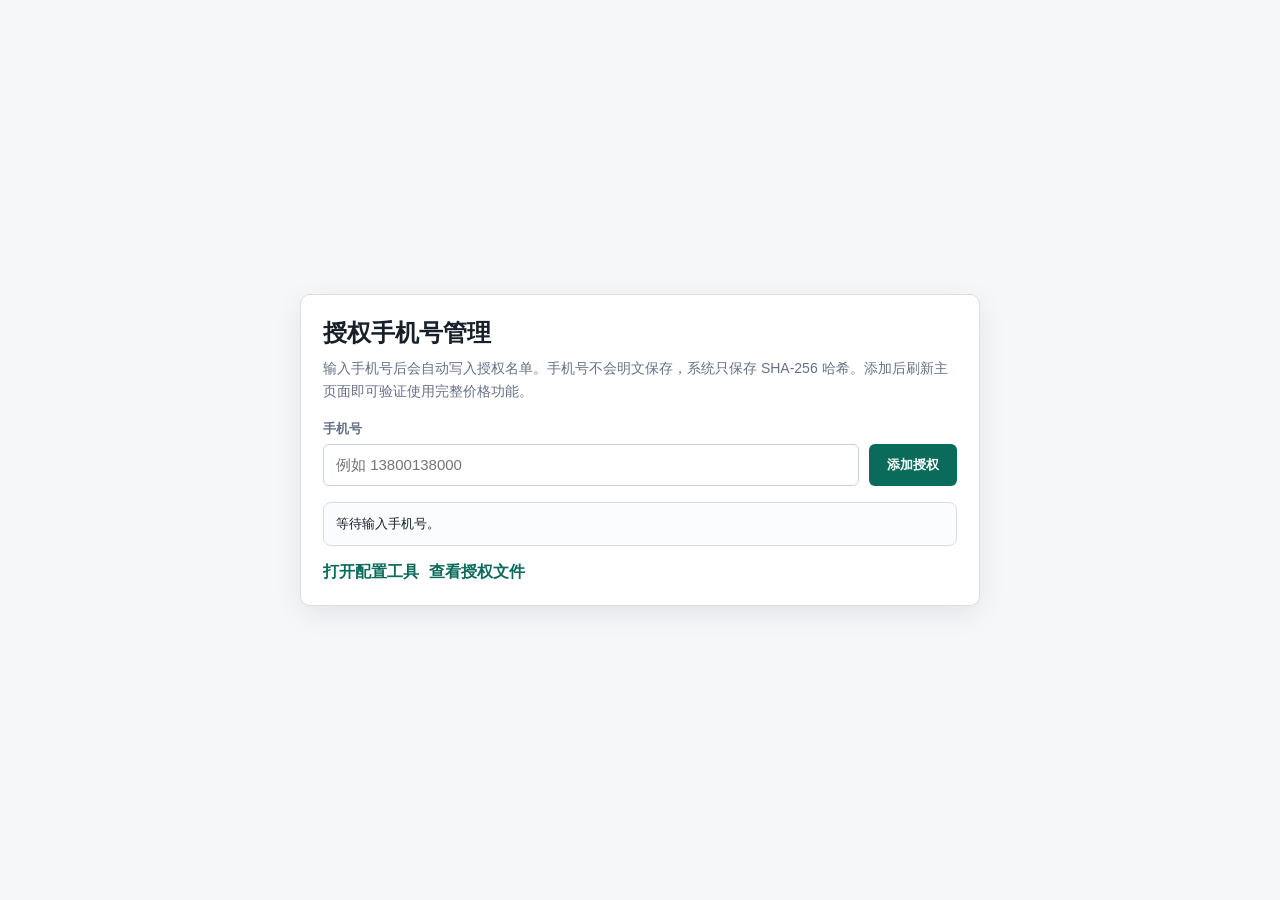
<file: admin.html>
<!doctype html>
<html lang="zh-CN">
<head>
  <meta charset="utf-8">
  <meta name="viewport" content="width=device-width, initial-scale=1">
  <title>授权手机号管理</title>
  <style>
    :root {
      --bg: #f5f7f9;
      --panel: #ffffff;
      --line: #d8dee4;
      --text: #17202a;
      --muted: #667085;
      --brand: #0b6b5b;
      --warn: #b54708;
      --soft: #eaf4f2;
    }

    * { box-sizing: border-box; }

    body {
      margin: 0;
      min-height: 100vh;
      display: grid;
      place-items: center;
      padding: 20px;
      font-family: -apple-system, BlinkMacSystemFont, "Segoe UI", "PingFang SC", "Microsoft YaHei", sans-serif;
      color: var(--text);
      background: var(--bg);
    }

    .panel {
      width: min(680px, 100%);
      background: var(--panel);
      border: 1px solid var(--line);
      border-radius: 10px;
      padding: 22px;
      box-shadow: 0 8px 28px rgba(16, 24, 40, 0.08);
    }

    h1 {
      margin: 0 0 8px;
      font-size: 24px;
      letter-spacing: 0;
    }

    p {
      margin: 0;
      color: var(--muted);
      font-size: 14px;
      line-height: 1.6;
    }

    form {
      display: grid;
      grid-template-columns: minmax(220px, 1fr) auto;
      gap: 10px;
      margin-top: 18px;
    }

    label {
      display: grid;
      gap: 6px;
      color: var(--muted);
      font-size: 13px;
      font-weight: 650;
    }

    input {
      width: 100%;
      height: 42px;
      border: 1px solid #c9d2dc;
      border-radius: 6px;
      padding: 0 12px;
      font-size: 15px;
      outline: none;
    }

    input:focus {
      border-color: var(--brand);
      box-shadow: 0 0 0 3px rgba(11, 107, 91, 0.14);
    }

    button {
      height: 42px;
      align-self: end;
      border: 0;
      border-radius: 6px;
      padding: 0 18px;
      background: var(--brand);
      color: #fff;
      font-weight: 750;
      cursor: pointer;
    }

    .result {
      display: grid;
      gap: 8px;
      margin-top: 16px;
      padding: 12px;
      border: 1px solid var(--line);
      border-radius: 8px;
      background: #fbfcfd;
      font-size: 13px;
      overflow-wrap: anywhere;
    }

    .ok {
      border-color: #b7dfca;
      background: var(--soft);
      color: #14532d;
    }

    .bad {
      border-color: #fed7aa;
      background: #fff7ed;
      color: #7c2d12;
    }

    .hash {
      font-family: ui-monospace, SFMono-Regular, Menlo, Monaco, Consolas, monospace;
      color: #344054;
    }

    .links {
      display: flex;
      flex-wrap: wrap;
      gap: 10px;
      margin-top: 16px;
    }

    .links a {
      color: var(--brand);
      font-weight: 700;
      text-decoration: none;
    }

    @media (max-width: 560px) {
      form { grid-template-columns: 1fr; }
      button { width: 100%; }
    }
  </style>
</head>
<body>
  <main class="panel">
    <h1>授权手机号管理</h1>
    <p>输入手机号后会自动写入授权名单。手机号不会明文保存，系统只保存 SHA-256 哈希。添加后刷新主页面即可验证使用完整价格功能。</p>

    <form id="authForm">
      <label>
        手机号
        <input id="phone" type="tel" inputmode="tel" autocomplete="off" placeholder="例如 13800138000">
      </label>
      <button type="submit">添加授权</button>
    </form>

    <div class="result" id="result">等待输入手机号。</div>

    <div class="links">
      <a href="/index.html" target="_blank">打开配置工具</a>
      <a href="/authorized-phones.js" target="_blank">查看授权文件</a>
    </div>
  </main>

  <script>
    const form = document.querySelector("#authForm");
    const phone = document.querySelector("#phone");
    const result = document.querySelector("#result");

    function show(message, type = "") {
      result.className = `result ${type}`;
      result.innerHTML = message;
    }

    form.addEventListener("submit", async event => {
      event.preventDefault();
      const value = phone.value.trim();
      if (!value) {
        show("请输入手机号。", "bad");
        return;
      }

      show("正在添加授权...");

      try {
        const response = await fetch("/api/add-phone", {
          method: "POST",
          headers: { "Content-Type": "application/json" },
          body: JSON.stringify({ phone: value })
        });
        const data = await response.json();
        if (!response.ok || !data.ok) {
          show(data.message || "添加失败。", "bad");
          return;
        }
        show(`${data.added ? "已添加授权手机号" : "该手机号已在授权名单中"}：${data.phone}<br><span class="hash">${data.hash}</span>`, "ok");
        phone.value = "";
      } catch (error) {
        show("无法连接本地授权服务。请先双击“启动授权管理.command”。", "bad");
      }
    });
  </script>
</body>
</html>
</file>
<file: assets/workspace.css>
/* Apple-inspired working surface. Product data and calculations live in index.html. */
:root {
  color-scheme: light;
  --bg: #f5f5f7;
  --panel: #fff;
  --line: #e5e5ea;
  --text: #1d1d1f;
  --ink: #1d1d1f;
  --muted: #6e6e73;
  --brand: #0066cc;
  --brand-2: #0071e3;
  --soft: #edf5ff;
  --warn: #a34500;
  --ok: #247442;
  --table-header: #f5f5f7;
  --row-alt: #fafafc;
  --shadow: 0 4px 24px rgba(0, 0, 0, .035);
}
* { box-sizing: border-box; }
body {
  margin: 0;
  background: var(--bg);
  color: var(--text);
  font-family: -apple-system, BlinkMacSystemFont, "SF Pro Text", "Helvetica Neue", "PingFang SC", "Microsoft YaHei", sans-serif;
  font-size: 16px;
  line-height: 1.6;
  -webkit-font-smoothing: antialiased;
}
button, input, select { font: inherit; }
button, summary { -webkit-tap-highlight-color: transparent; }
button { cursor: pointer; }
button, input, select, summary { touch-action: manipulation; }
button, input, select { transition: background-color .18s, border-color .18s, box-shadow .18s; }
button:focus-visible, summary:focus-visible, a:focus-visible {
  outline: 3px solid #0071e3;
  outline-offset: 4px;
}
button:disabled { cursor: default; opacity: .5; }
input:disabled { color: var(--muted); }
[hidden], .advanced-manual { display: none !important; }
h1, h2, h3, p { margin: 0; }
header {
  background: rgba(250, 250, 252, .88);
  border-bottom: 1px solid rgba(0, 0, 0, .07);
  backdrop-filter: blur(20px) saturate(160%);
  -webkit-backdrop-filter: blur(20px) saturate(160%);
}
.wrap, main { max-width: 1520px; margin: 0 auto; }
.app-bar { min-height: 82px; padding: 16px 40px; display: flex; align-items: center; gap: 24px; }
.brand { display: flex; align-items: center; gap: 14px; min-width: 0; }
.brand-mark {
  display: grid; place-items: center; flex: 0 0 auto;
  width: 44px; height: 44px; border-radius: 13px;
  background: var(--ink); color: white; font-size: 12px; font-weight: 700; letter-spacing: -.2px;
  box-shadow: inset 0 1px 0 rgba(255,255,255,.15), 0 2px 5px rgba(0,0,0,.08);
}
.brand-text { min-width: 0; }
h1 { font-size: 19px; font-weight: 600; letter-spacing: -.4px; line-height: 1.4; }
header p { color: var(--muted); font-size: 12px; margin-top: 3px; }
.app-badges { display: flex; gap: 8px; margin-left: auto; flex-wrap: wrap; }
.app-badges .pill { background: #eaeaec; color: #55555b; }
.app-badges .ok-pill { background: transparent; color: var(--muted); }
.app-audience { color: var(--muted); font-size: 12px; }
main { padding: 24px 40px 64px; }
.grid { display: grid; grid-template-columns: minmax(310px, 350px) minmax(0, 1fr); gap: 24px; align-items: start; }
.grid > *, .two > *, .manual > *, .monitor-layout > *, .um-accessories > * { min-width: 0; }
.panel { min-width: 0; padding: 26px; background: var(--panel); border: 1px solid rgba(0,0,0,.045); border-radius: 24px; box-shadow: var(--shadow); }
.panel h2 { font-size: 21px; font-weight: 600; letter-spacing: -.5px; margin-bottom: 22px; }
.panel-head { display: flex; align-items: center; justify-content: space-between; gap: 12px; margin-bottom: 20px; }
.panel-head h2 { margin: 0; }
.panel-head .pill { flex-shrink: 0; }
.config-panel { padding: 24px; }
.config-panel > h2 { margin-bottom: 24px; }
.form-grid { display: grid; gap: 16px; }
.form-section { min-width: 0; margin: 0; padding: 20px 0 0; border: 0; border-top: 1px solid var(--line); }
.form-section:first-child { border-top: 0; padding-top: 0; }
.form-section legend { float: left; width: 100%; margin-bottom: 14px; padding: 0; color: var(--muted); font-size: 12px; font-weight: 600; letter-spacing: .4px; }
.form-section > .form-grid { clear: both; }
label { display: grid; gap: 7px; color: #515156; font-size: 14px; font-weight: 500; }
select, input {
  width: 100%; min-width: 0; height: 46px; padding: 0 12px;
  border: 1px solid #d2d2d7; border-radius: 11px;
  background: #fff; color: var(--ink); font-size: 16px; outline: none;
}
select { text-overflow: ellipsis; padding-right: 8px; }
select:hover, input:hover { border-color: #a1a1a6; }
select:focus, input:focus { border-color: var(--brand-2); box-shadow: 0 0 0 3px rgba(0,113,227,.15); }
input[readonly] { color: var(--muted); background: var(--bg); border-color: transparent; }
input[type="checkbox"] { accent-color: var(--brand-2); }
.two { display: grid; grid-template-columns: repeat(2, minmax(0, 1fr)); gap: 12px; }
.check-row { display: flex; align-items: center; gap: 10px; min-height: 44px; font-size: 14px; color: var(--text); }
.check-row input { width: 18px; height: 18px; flex: 0 0 auto; }
.primary, .secondary, .tabs button, .seg button {
  min-height: 44px; border: 0; border-radius: 11px; padding: 10px 16px;
  font-size: 14px; font-weight: 500; line-height: 1.5;
}
.primary { width: 100%; background: var(--brand-2); color: #fff; }
.primary:hover { background: #0077ed; box-shadow: 0 4px 12px rgba(0,113,227,.16); }
.primary:active { background: #0066cc; }
.secondary { width: 100%; background: #f0f5fc; color: var(--brand); }
.secondary:hover { background: #e2edfa; }
.primary:disabled:hover, .secondary:disabled:hover { box-shadow: none; }
.config-actions { display: grid; gap: 10px; padding-top: 8px; }
.config-actions .primary { min-height: 48px; font-size: 16px; }
.compact-actions { display: grid; grid-template-columns: 1fr 1fr; gap: 8px; }
.compact-actions .secondary { padding: 10px 6px; font-size: 13px; }
.tabs, .seg { display: flex; gap: 4px; padding: 4px; border-radius: 12px; background: #eaeaec; }
.tabs button, .seg button { flex: 1; color: var(--muted); background: transparent; padding: 8px; min-height: 38px; }
.tabs button.active, .seg button.active { background: white; color: var(--ink); box-shadow: 0 1px 5px rgba(0,0,0,.09); border-radius: 9px; }
.output-panel { padding: 0; overflow: hidden; }
.workspace-tabs { display: inline-grid; grid-template-columns: repeat(3,minmax(0,1fr)); gap: 4px; margin: 24px 26px; padding: 4px; border-radius: 13px; background: #f0f0f2; }
.workspace-tabs button { padding: 10px 16px; min-height: 40px; border: 0; border-radius: 10px; background: transparent; color: #626268; font-size: 14px; font-weight: 500; }
.workspace-tabs button:hover { color: var(--ink); }
.workspace-tabs button.active { background: #fff; color: var(--ink); box-shadow: 0 2px 6px rgba(0,0,0,.08), 0 0 1px rgba(0,0,0,.12); }
.output-heading { padding: 0 26px 24px; margin: 0; border-bottom: 1px solid var(--line); }
.output-heading h2 { font-size: 26px; letter-spacing: -.7px; }
.workspace-view { padding: 26px; }
.workspace-view.subsection { margin-top: 0; }
.quote-project-view + .quote-project-view { padding-top: 0; }
.summary { display: grid; grid-template-columns: repeat(2,minmax(0,1fr)); gap: 12px; margin-bottom: 20px; }
.config-summary { grid-template-columns: repeat(3,minmax(0,1fr)); }
.metric { padding: 18px; background: var(--bg); border: 1px solid transparent; border-radius: 17px; min-width: 0; }
.metric span { display: block; color: var(--muted); font-size: 13px; font-weight: 500; }
.metric strong { display: block; margin-top: 10px; color: var(--ink); font-size: 25px; font-weight: 600; line-height: 1.25; letter-spacing: -.7px; font-variant-numeric: tabular-nums; overflow-wrap: anywhere; }
.metric small { display: block; margin-top: 9px; color: var(--muted); font-size: 12px; line-height: 1.6; overflow-wrap: anywhere; }
.metric-featured { background: #edf5ff; border-color: #dfecfd; }
.metric-featured span, .metric-featured strong { color: #005bb5; }
.metric-featured small { color: #476686; }
.pill { display: inline-flex; align-items: center; min-height: 26px; padding: 4px 10px; border-radius: 99px; background: var(--soft); color: var(--brand); font-size: 12px; font-weight: 500; line-height: 1.4; }
.result-block { margin-top: 26px; padding-top: 26px; border-top: 1px solid var(--line); }
.result-block:first-of-type { margin-top: 0; padding-top: 0; border: 0; }
.result-title { display: flex; align-items: center; justify-content: space-between; gap: 12px; margin-bottom: 14px; }
.result-title strong { font-size: 16px; font-weight: 600; letter-spacing: -.2px; }
.calc-process { display: grid; gap: 16px; padding: 20px; border-radius: 16px; background: #fafafc; font-size: 14px; }
.calc-step { display: grid; grid-template-columns: 26px minmax(0,1fr); gap: 12px; align-items: start; }
.calc-step b { display: inline-grid; place-items: center; width: 26px; height: 26px; background: #e9e9ed; color: #63636b; border-radius: 50%; font-size: 12px; font-weight: 500; }
.calc-step span { color: #515156; overflow-wrap: anywhere; }
.note { margin-bottom: 12px; padding: 15px 18px; border-radius: 13px; background: #f0f6ff; color: #345e89; font-size: 14px; line-height: 1.75; }
.warn { background: #fff7ec; color: #8a480f; }
.guide { display: grid; gap: 10px; margin-bottom: 14px; padding: 18px; border: 1px solid var(--line); border-radius: 16px; background: #fff; color: #515156; font-size: 14px; line-height: 1.8; }
.guide strong { color: var(--text); font-weight: 600; }
.guide ol { margin: 0; padding-left: 20px; }
.guide li + li { margin-top: 6px; }
.muted { color: var(--muted); }
.ok { color: var(--ok); font-weight: 600; }
.bad { color: var(--warn); font-weight: 600; }
.table-wrap { overflow: auto; max-height: 520px; border: 1px solid var(--line); border-radius: 15px; background: var(--panel); -webkit-overflow-scrolling: touch; }
table { width: 100%; border-collapse: collapse; font-size: 14px; font-variant-numeric: tabular-nums; }
th, td { padding: 14px 12px; text-align: left; vertical-align: top; border-bottom: 1px solid var(--line); }
th { position: sticky; top: 0; z-index: 1; color: #626268; background: var(--table-header); font-size: 12px; font-weight: 500; white-space: nowrap; }
tbody tr:last-child td { border-bottom: 0; }
tbody tr:nth-child(even) { background: var(--row-alt); }
tbody tr:hover { background: #f2f7fe; }
.price-input { min-width: 90px; height: 40px; padding: 0 8px; text-align: right; }
.action-row { display: flex; flex-wrap: wrap; gap: 14px; align-items: center; margin-top: 20px; }
.action-row .secondary { width: auto; }
#quoteDiscountTotal { margin-right: auto; font-size: 20px; font-weight: 600; }
.empty-state { min-height: 130px; display: grid; place-items: center; padding: 24px; border: 1px dashed #d2d2d7; border-radius: 16px; background: #fafafc; color: var(--muted); text-align: center; }
.source { margin-top: 14px; color: var(--muted); font-size: 12px; line-height: 1.75; overflow-wrap: anywhere; }
.workspace-view > .source { margin: 0 0 16px; }
.source-details { margin-top: 20px; padding-top: 16px; border-top: 1px solid var(--line); }
.source-details summary { color: var(--muted); font-size: 12px; cursor: pointer; }
.um-config { display: grid; gap: 16px; padding: 14px; background: var(--bg); border-radius: 15px; }
.um-accessories { display: grid; grid-template-columns: repeat(2,minmax(0,1fr)); gap: 12px; padding-top: 16px; border-top: 1px solid var(--line); }
.um-result { margin: 24px 0; }
.custom-battery { padding: 8px 12px; border: 1px solid var(--line); border-radius: 13px; background: #fafafc; }
.custom-battery-fields { display: grid; gap: 14px; padding-top: 12px; margin-top: 6px; border-top: 1px solid var(--line); }
.custom-battery-summary { display: flex; align-items: center; flex-wrap: wrap; gap: 10px; padding: 12px; border-radius: 10px; background: white; }
.custom-battery-summary strong { display: block; font-size: 14px; overflow-wrap: anywhere; }
.custom-battery-summary small { display: block; color: var(--muted); font-size: 12px; }
.custom-battery-summary .secondary { width: auto; margin-left: auto; }
.monitor-layout { display: grid; grid-template-columns: minmax(240px,.85fr) minmax(0,1.15fr); gap: 24px; align-items: start; }
.manual { display: grid; grid-template-columns: 1.1fr .9fr; gap: 24px; margin-top: 24px; }
.formula { padding: 18px; border-radius: 14px; overflow-x: auto; background: #1d1d1f; color: #d8eaff; font: 13px/1.8 ui-monospace, SFMono-Regular, Menlo, monospace; }
.auth-disclosure { margin-bottom: 24px; border: 1px solid var(--line); border-radius: 16px; background: rgba(255,255,255,.65); }
.auth-disclosure > summary { display: flex; gap: 16px; align-items: center; min-height: 58px; padding: 14px 20px; list-style: none; cursor: pointer; }
.auth-disclosure > summary::-webkit-details-marker { display: none; }
.auth-disclosure > summary::after { content: ''; width: 7px; height: 7px; flex-shrink: 0; border-right: 1.5px solid var(--muted); border-bottom: 1.5px solid var(--muted); transform: rotate(45deg); margin-left: 2px; margin-top: -4px; }
.auth-disclosure[open] > summary::after { transform: rotate(225deg); margin-top: 4px; }
.auth-disclosure > summary strong { flex-shrink: 0; font-size: 14px; font-weight: 500; }
.auth-state { color: var(--muted); font-size: 13px; }
.disclosure-action { margin-left: auto; flex-shrink: 0; color: var(--brand); font-size: 13px; }
.auth-panel { display: grid; grid-template-columns: minmax(0,1fr) minmax(280px,400px); align-items: start; gap: 24px; padding: 22px; border-top: 1px solid var(--line); }
.auth-copy { display: grid; grid-template-columns: minmax(0,1fr) auto; align-items: center; gap: 20px; }
.auth-copy > span { color: var(--muted); font-size: 13px; }
.auth-controls { display: grid; grid-template-columns: minmax(0,1fr) auto auto; gap: 8px; align-items: end; }
.auth-controls .secondary { height: 46px; }
.contact-card { display: grid; grid-template-columns: 48px minmax(0,1fr); gap: 10px; align-items: center; max-width: 240px; }
.qr-thumb { display: block; width: 48px; height: 48px; padding: 0; background: #fff; border: 0; border-radius: 8px; cursor: zoom-in; }
.contact-card img { width: 48px; height: 48px; border-radius: 8px; object-fit: cover; }
.contact-card b { display: block; font-size: 13px; font-weight: 500; }
.contact-card small { display: block; margin-top: 2px; color: var(--muted); font-size: 12px; }
.qr-modal { position: fixed; inset: 0; z-index: 50; display: grid; place-items: center; padding: 24px; background: rgba(29,29,31,.35); backdrop-filter: blur(10px); -webkit-backdrop-filter: blur(10px); }
.qr-modal-card { width: min(100%,560px); max-height: calc(100dvh - 48px); overflow-y: auto; padding: 28px; background: #fff; border: 1px solid rgba(255,255,255,.6); border-radius: 26px; box-shadow: 0 24px 80px rgba(0,0,0,.18); }
.qr-modal-head { display: flex; align-items: center; justify-content: space-between; gap: 16px; margin-bottom: 22px; }
.qr-modal-head strong { font-size: 20px; font-weight: 600; }
.qr-modal-close { width: 44px; height: 44px; flex: 0 0 auto; border: 0; border-radius: 50%; background: #f0f0f2; color: #6e6e73; font-size: 26px; line-height: 1; }
.qr-modal img { display: block; width: 100%; max-height: 60vh; object-fit: contain; border-radius: 12px; }
.qr-modal small { display: block; margin-top: 14px; color: var(--muted); font-size: 12px; text-align: center; }
.battery-picker-list { display: grid; grid-template-columns: repeat(2,minmax(0,1fr)); gap: 10px; max-height: 50vh; overflow: auto; margin-top: 18px; padding: 4px; }
.battery-picker-item { padding: 14px; border: 1px solid var(--line); border-radius: 14px; background: #fafafc; color: var(--text); text-align: left; }
.battery-picker-item:hover, .battery-picker-item:focus-visible { background: var(--soft); border-color: var(--brand-2); }
.battery-picker-item strong { display: block; font-size: 14px; font-weight: 600; }
.battery-picker-item small { margin-top: 5px; font-size: 12px; text-align: left; }
@media (max-width: 1200px) {
  .app-bar { padding-inline: 24px; }
  main { padding-inline: 24px; }
  .app-audience { display: none; }
  .grid { grid-template-columns: 310px minmax(0,1fr); gap: 20px; }
  .config-summary { grid-template-columns: repeat(2,minmax(0,1fr)); }
  .auth-copy { grid-template-columns: 1fr; gap: 16px; }
  .monitor-layout { grid-template-columns: 1fr; }
  .workspace-tabs { margin: 20px; }
  .workspace-tabs button { padding-inline: 10px; }
  .workspace-view { padding: 20px; }
  .output-heading { padding: 0 20px 20px; }
}
@media (max-width: 980px) {
  .grid, .manual { grid-template-columns: 1fr; }
  .config-panel > .form-grid { grid-template-columns: repeat(2,minmax(0,1fr)); gap: 24px; }
  .form-section { border-top: 0; padding-top: 0; }
  .config-actions { align-content: end; }
  .config-summary { grid-template-columns: repeat(3,minmax(0,1fr)); }
  .auth-panel { grid-template-columns: 1fr; }
  .auth-copy { grid-template-columns: 1fr auto; }
}
@media (max-width: 600px) {
  .app-bar { padding: 18px 20px; gap: 12px; }
  h1 { font-size: 17px; }
  .brand { gap: 10px; }
  .brand-mark { width: 40px; height: 40px; border-radius: 12px; }
  .app-badges { display: none; }
  main { padding: 16px 16px 40px; }
  .grid { gap: 20px; }
  .panel { border-radius: 20px; }
  .config-panel { padding: 22px 20px; }
  .config-panel > .form-grid { grid-template-columns: 1fr; gap: 20px; }
  .form-section { border-top: 1px solid var(--line); padding-top: 20px; }
  .form-section:first-child { border: 0; padding-top: 0; }
  .config-panel > h2 { font-size: 22px; margin-bottom: 20px; }
  .auth-disclosure { margin-bottom: 20px; border-radius: 14px; }
  .auth-disclosure > summary { padding: 12px 16px; gap: 8px 12px; flex-wrap: wrap; }
  .auth-state { order: 4; width: 100%; font-size: 12px; }
  .auth-panel { padding: 16px; gap: 18px; }
  .auth-copy { grid-template-columns: 1fr; }
  .auth-controls { grid-template-columns: minmax(0,1fr) auto; }
  #authLogout { grid-column: 2; background: transparent; }
  .workspace-tabs { display: grid; margin: 16px; }
  .workspace-tabs button { min-height: 44px; padding: 8px 4px; font-size: 13px; }
  .output-heading { align-items: flex-start; flex-wrap: wrap; gap: 10px; padding: 4px 20px 20px; }
  .output-heading h2 { font-size: 24px; }
  .workspace-view { padding: 20px 16px; }
  .config-summary { grid-template-columns: repeat(2,minmax(0,1fr)); gap: 10px; }
  .metric { padding: 16px 13px; border-radius: 14px; }
  .metric strong { font-size: 22px; letter-spacing: -.5px; }
  .metric small { font-size: 12px; }
  .result-block { margin-top: 22px; padding-top: 22px; }
  .calc-process { padding: 16px; }
  .table-wrap { max-height: 560px; }
  th, td { min-width: 96px; padding: 12px 10px; }
  .guide, .note { padding: 16px; }
  .panel-head { align-items: flex-start; flex-wrap: wrap; }
  .qr-modal { padding: 16px; }
  .qr-modal-card { padding: 20px; border-radius: 22px; max-height: calc(100dvh - 32px); }
  .battery-picker-list { grid-template-columns: 1fr; }
}
@media (max-width: 360px) {
  main { padding-inline: 10px; }
  .app-bar { padding-inline: 14px; }
  h1 { font-size: 16px; }
  .two, .um-accessories { grid-template-columns: 1fr; }
  .workspace-tabs button { overflow-wrap: anywhere; }
  .metric strong { font-size: 20px; }
}
@media (prefers-reduced-motion: reduce) {
  *, *::before, *::after { transition: none !important; scroll-behavior: auto !important; }
}
@media (forced-colors: active) {
  .metric, .panel, button { border: 1px solid CanvasText; }
  .active { outline: 2px solid Highlight; }
}
</file>
